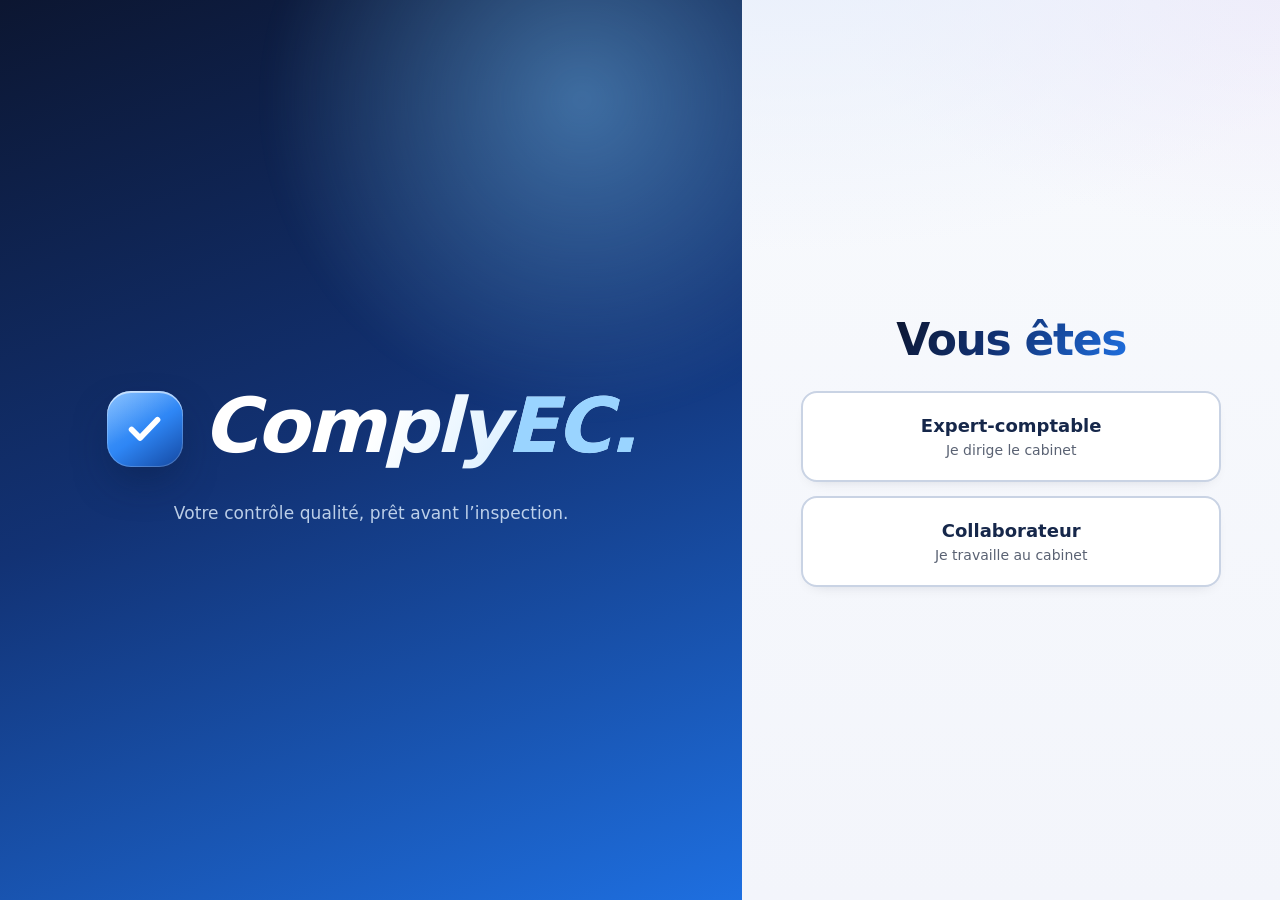
<file: index.html>
<!DOCTYPE html>
<html lang="fr">
<head>
<meta charset="UTF-8">
<meta name="viewport" content="width=device-width, initial-scale=1.0">
<title>ComplyEC — Préparation au contrôle qualité</title>
<link rel="icon" href="data:image/svg+xml,<svg xmlns=%22http://www.w3.org/2000/svg%22 viewBox=%220 0 32 32%22><defs><linearGradient id=%22g%22 x1=%220%22 y1=%220%22 x2=%221%22 y2=%221%22><stop offset=%220%22 stop-color=%22%235AA9FF%22/><stop offset=%22.52%22 stop-color=%22%232E86F5%22/><stop offset=%221%22 stop-color=%22%231447A0%22/></linearGradient></defs><rect width=%2232%22 height=%2232%22 rx=%229%22 fill=%22url(%23g)%22/><path d=%22M8.5 16.5 L13.4 21.4 L23.5 10.6%22 fill=%22none%22 stroke=%22%23fff%22 stroke-width=%223.2%22 stroke-linecap=%22round%22 stroke-linejoin=%22round%22/></svg>">
<link rel="stylesheet" href="styles.css">
</head>
<body>
<div id="root"></div>

<!-- Bibliothèques vendorisées localement (pas de dépendance à un CDN) -->
<script src="vendor/js/react.production.min.js"></script>
<script src="vendor/js/react-dom.production.min.js"></script>
<script src="vendor/js/supabase.min.js"></script>
<script src="vendor/js/xlsx.mini.min.js"></script>
<script src="supabase-config.js"></script>

<!-- Lecture et écriture des modèles Word (.docx) -->
<script src="docx.js"></script>
<script src="pdf.js"></script>

<!-- Données de démonstration (dossiers, clients, référentiels métier) -->
<script src="data.js"></script>

<!-- Accès aux données : un seul point de passage vers Supabase -->
<script src="db.js"></script>
<!-- Données partagées du cabinet (mode réel) et passage des semences de démonstration aux données du cabinet -->
<script src="partage.js"></script>

<!-- Anomalies documentaires : les six familles et les relances consolidées.
     Charge avant utils.js, qui en tire la liste des onglets valides. -->
<script src="anomalies.js"></script>
<script src="semences.js"></script>
<!-- Référentiel des règles de contrôle (OUTIL 1) : détection en données réelles, mesures du pilote -->
<script src="regles.js"></script>

<!-- État de préparation au contrôle : pourcentage et urgences, déduits des faits -->
<script src="synthese.js"></script>

<!-- Composants et écrans (JavaScript pur, React.createElement — pas de transpilation) -->
<script src="utils.js"></script>
<script src="patrons.js"></script>

<script src="wizard.js"></script>
<script src="documents.js"></script>
<script src="organisation.js"></script>
<script src="lbcft.js"></script>
<script src="qualite.js"></script>
<script src="manuel.js"></script>

<!-- Les cinq onglets de l'espace expert-comptable -->
<script src="accueil.js"></script>
<script src="anomalies_ui.js"></script>
<script src="controle.js"></script>
<script src="parametres.js"></script>
<script src="pilote.js"></script>
<script src="regularisation.js"></script>

<script src="ec.js"></script>
<script src="collab.js"></script>
<script src="app.js"></script>

<!-- Authentification Supabase : point d'entrée de l'appli -->
<script src="auth.js"></script>
</body>
</html>
</file>
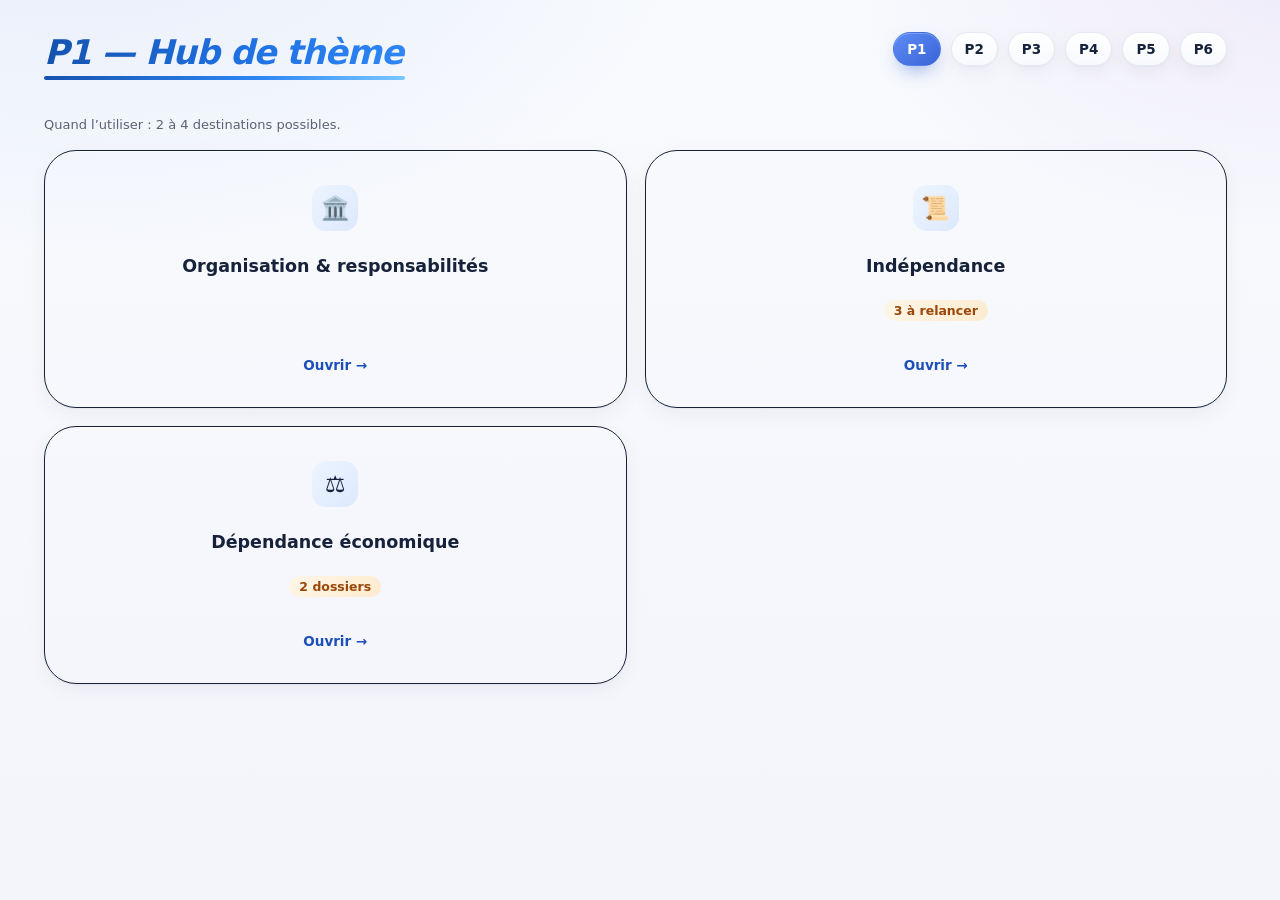
<file: patrons.html>
<!DOCTYPE html>
<html lang="fr">
<head>
<meta charset="UTF-8">
<meta name="viewport" content="width=device-width, initial-scale=1.0">
<title>ComplyEC — les six patrons d'écran</title>
<link rel="stylesheet" href="styles.css">
</head>
<body>
<!--
  Page de référence interne — elle ne fait pas partie de l'application.

  Le cahier V3 impose que toute nouvelle page soit un assemblage des six
  patrons P1 à P6. Cette page les montre côte à côte avec des données factices,
  pour deux usages :

    — décider, avant d'écrire un écran, lequel des six lui convient ;
    — vérifier d'un coup d'œil qu'ils se ressemblent encore entre eux.

  Elle n'est pas incluse dans le fichier autonome ComplyEC.html, et aucun
  écran métier n'y renvoie.
-->
<div id="root"></div>

<script src="vendor/js/react.production.min.js"></script>
<script src="vendor/js/react-dom.production.min.js"></script>
<!-- utils.js construit la table des sous-écrans à partir des onglets déclarés
     dans anomalies.js : il lui faut donc data.js, db.js et anomalies.js. -->
<script src="data.js"></script>
<script src="db.js"></script>
<script src="anomalies.js"></script>
<script src="utils.js"></script>
<script src="patrons.js"></script>

<script>
// FormSection vit dans wizard.js, qui dépend de tout le reste de
// l'application. La page de référence n'a besoin que du composant : on en
// reprend ici la définition exacte, à charge de la garder en phase.
function FormSection({ icon, title, children, style, ton = 'bleu', subtitle }) {
  return h('div', { className: cx('form-section', 'sec-' + ton), style },
    h('div', { className: 'form-section-title' },
      icon ? h('span', { className: 'form-section-icon' }, icon) : null,
      h('span', { className: 'card-title-ink' }, title),
      subtitle ? h('span', { className: 'form-section-compte' }, subtitle) : null
    ),
    children
  );
}

const PATRONS = [
  { cle: 'p1', titre: 'P1 — Hub de thème', quand: '2 à 4 destinations possibles' },
  { cle: 'p2', titre: 'P2 — Assistant', quand: 'Une séquence de décisions' },
  { cle: 'p3', titre: 'P3 — Liste + détail', quand: 'Une liste d’objets à traiter' },
  { cle: 'p4', titre: 'P4 — Campagne', quand: 'Une opération répétée sur plusieurs personnes' },
  { cle: 'p5', titre: 'P5 — Aperçu documentaire', quand: 'Un document à relire avant production' },
  { cle: 'p6', titre: 'P6 — Validation finale', quand: 'La fin d’un parcours' },
];

const GENS = [
  { id: 'hl', nom: 'Heddy Lamri', etat: 'En attente', depuis: '2026-01-04' },
  { id: 'td', nom: 'Thomas Durand', etat: 'En attente', depuis: '2026-01-04' },
  { id: 'lm', nom: 'Lucas Morel', etat: 'En attente', depuis: '2026-01-04' },
  { id: 'jb', nom: 'Julie Bernard', etat: 'Signée', depuis: '2026-01-08' },
  { id: 'np', nom: 'Nathalie Petit', etat: 'Signée', depuis: '2026-01-06' },
  { id: 'sc', nom: 'Sophie Caron', etat: 'Signée', depuis: '2026-01-09' },
  { id: 'mr', nom: 'Marc Riou', etat: 'En attente', depuis: '2026-01-04' },
];

const COLONNES = [
  { code: 'nom', titre: 'Collaborateur', classe: 'table-name', valeur: g => g.nom, rendu: g => g.nom },
  { code: 'etat', titre: 'État', valeur: g => g.etat, rendu: g => h(Badge, { color: g.etat === 'Signée' ? 'vert' : 'orange' }, g.etat) },
  { code: 'depuis', titre: 'Depuis le', valeur: g => g.depuis, rendu: g => formatDate(g.depuis) },
];

function Demo() {
  const [patron, setPatron] = useState('p1');
  const [choisi, setChoisi] = useState(null);
  const actuel = PATRONS.find(p => p.cle === patron);

  const fiche = choisi
    ? h(Card, { title: choisi.nom, subtitle: `Déclaration ${choisi.etat.toLowerCase()}`, icon: '📜', iconBg: '#E9F1FE', iconColor: '#2563EB' },
      h('div', { className: 'detail-field' },
        h('div', { className: 'detail-field-label' }, 'État'),
        h('div', { className: 'detail-field-value' }, choisi.etat, ' depuis le ', formatDate(choisi.depuis))),
      h('button', { className: 'btn btn-primary btn-sm' }, '📨 Relancer'))
    : null;

  const listeProps = {
    titreListe: 'Déclarations d’indépendance', iconeListe: '📜',
    sousTitreListe: String(GENS.length),
    colonnes: COLONNES, lignes: GENS, cle: g => g.id,
    selection: choisi && choisi.id, onSelect: setChoisi,
    detail: fiche, detailVide: 'Choisissez un collaborateur pour voir sa déclaration',
  };

  const corps = {
    p1: () => h(ThemeHub, { cartes: [
      { cle: 'a', icone: '🏛️', titre: 'Organisation & responsabilités', onOuvrir: () => {} },
      { cle: 'b', icone: '📜', titre: 'Indépendance', compteur: '3 à relancer', onOuvrir: () => {} },
      { cle: 'c', icone: '⚖️', titre: 'Dépendance économique', compteur: '2 dossiers', onOuvrir: () => {} },
    ] }),

    p2: () => h('div', { className: 'step-body' },
      h(Stepper, { steps: ['Identification', 'Connaissance', 'Cotation', 'Mesures', 'Validation'], current: 3 }),
      h('div', { className: 'grid-2 colonnes-egales hauteur-contenu' },
        h(FormSection, { icon: '📌', title: 'Ce que nous savons', ton: 'violet' },
          h('p', { className: 'form-help', style: { marginTop: 0 } }, 'Deux rubriques au maximum par étape. Au-delà, on ajoute une étape.')),
        h(FormSection, { icon: '🎚️', title: 'Ce que nous cotons', ton: 'dore' },
          h('p', { className: 'form-help', style: { marginTop: 0 } }, 'Le pied reste visible en permanence, à la même place à chaque étape.'))
      ),
      h('div', { className: 'wizard-footer' },
        h('button', { className: 'btn btn-secondary' }, '← Retour'),
        h('button', { className: 'btn btn-primary' }, 'Continuer →'))
    ),

    p3: () => h(ActionListDetail, listeProps),

    p4: () => h(CampaignView, Object.assign({
      faits: 3, total: 7, libelleProgression: 'déclarations signées',
      tuiles: [
        { libelle: 'Signées', valeur: 3, ton: 'vert' },
        { libelle: 'En attente', valeur: 4, ton: 'orange' },
        { libelle: 'Anomalies déclarées', valeur: 0 },
      ],
      action: { libelle: '📨 Relancer les 4 en attente', onClick: () => {} },
    }, listeProps)),

    p5: () => h(DocumentPreviewShell, {
      titreDocument: 'Note de dépendance économique',
      feuille: `NOTE DE DÉPENDANCE ÉCONOMIQUE

Cabinet Dupont & Associés
12 rue de la Paix, 75002 Paris

Dossier concerné : SAS NOVA
Part du chiffre d'affaires du cabinet : 14,2 %
Seuil d'alerte fixé par le cabinet : 10 %

MESURES PRISES PAR LE CABINET

Facturation au tarif standard du cabinet, absence de lien
capitalistique avec le client, revue annuelle de la relation
par un second expert-comptable associé.`,
      panneau: h(React.Fragment, null,
        h(SourceInfoRow, { libelle: 'Seuil de dépendance', valeur: '10 %', etat: 'confirmee', confirmeeLe: '2026-01-12', source: 'Paramètres du cabinet' }),
        h(SourceInfoRow, { libelle: 'Part des honoraires', valeur: '14,2 %', etat: 'auto', source: 'Calcul sur les honoraires du dossier' }),
        h(SourceInfoRow, { libelle: 'Assureur RCP', valeur: null, etat: 'a_renseigner', source: 'Aucune attestation déposée' })
      ),
      actions: h('button', { className: 'btn btn-primary' }, '⬇ Générer la note Word'),
    }),

    p6: () => h(FinalValidation, {
      sorties: [
        { icone: '📄', libelle: 'Note de dépendance économique', detail: 'Word' },
        { icone: '🗂️', libelle: 'Classement dans le dossier permanent', detail: 'SAS NOVA' },
        { icone: '🕐', libelle: 'Historisation de la décision', detail: 'aujourd’hui' },
      ],
      rappel: 'Aucun champ métier n’est demandé sur cet écran : ce qui n’a pas été décidé avant ne se décide pas ici.',
      actions: h(React.Fragment, null,
        h('button', { className: 'btn btn-secondary' }, '← Retour'),
        h('button', { className: 'btn btn-primary' }, '✅ Valider')),
    }),
  };

  return h('div', { className: 'app-shell' },
    h('main', { className: 'main-area', style: { marginLeft: 0 } },
      h('div', { className: 'page' },
        h('div', { className: 'page-header' },
          h('div', null, h('h1', null, actuel.titre)),
          h('div', { className: 'page-header-actions' },
            PATRONS.map(p => h('button', {
              key: p.cle,
              className: cx('btn', p.cle === patron ? 'btn-primary' : 'btn-secondary', 'btn-sm'),
              onClick: () => setPatron(p.cle),
            }, p.cle.toUpperCase()))
          )
        ),
        h('p', { className: 'form-help', style: { margin: '0 0 16px' } }, 'Quand l’utiliser : ', actuel.quand, '.'),
        corps[patron]()
      )
    )
  );
}

ReactDOM.createRoot(document.getElementById('root')).render(h(Demo));
</script>
</body>
</html>
</file>
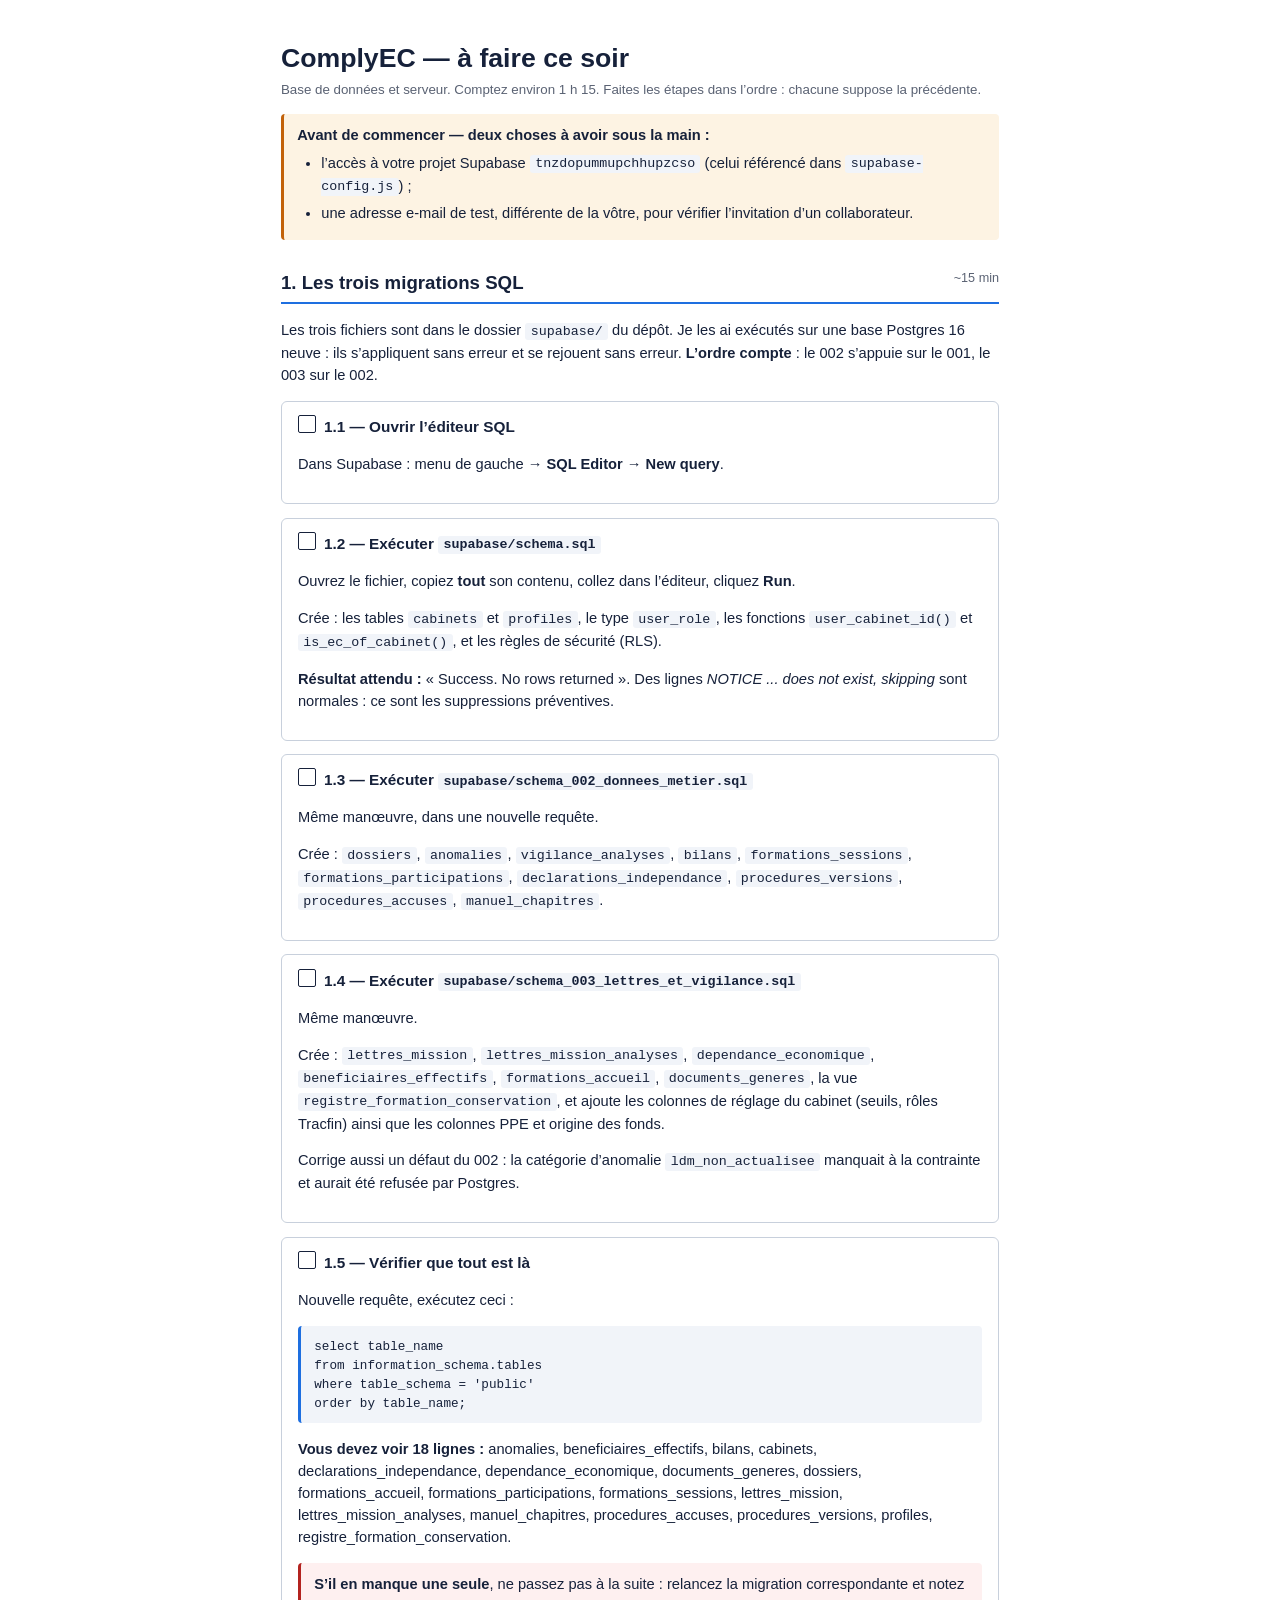
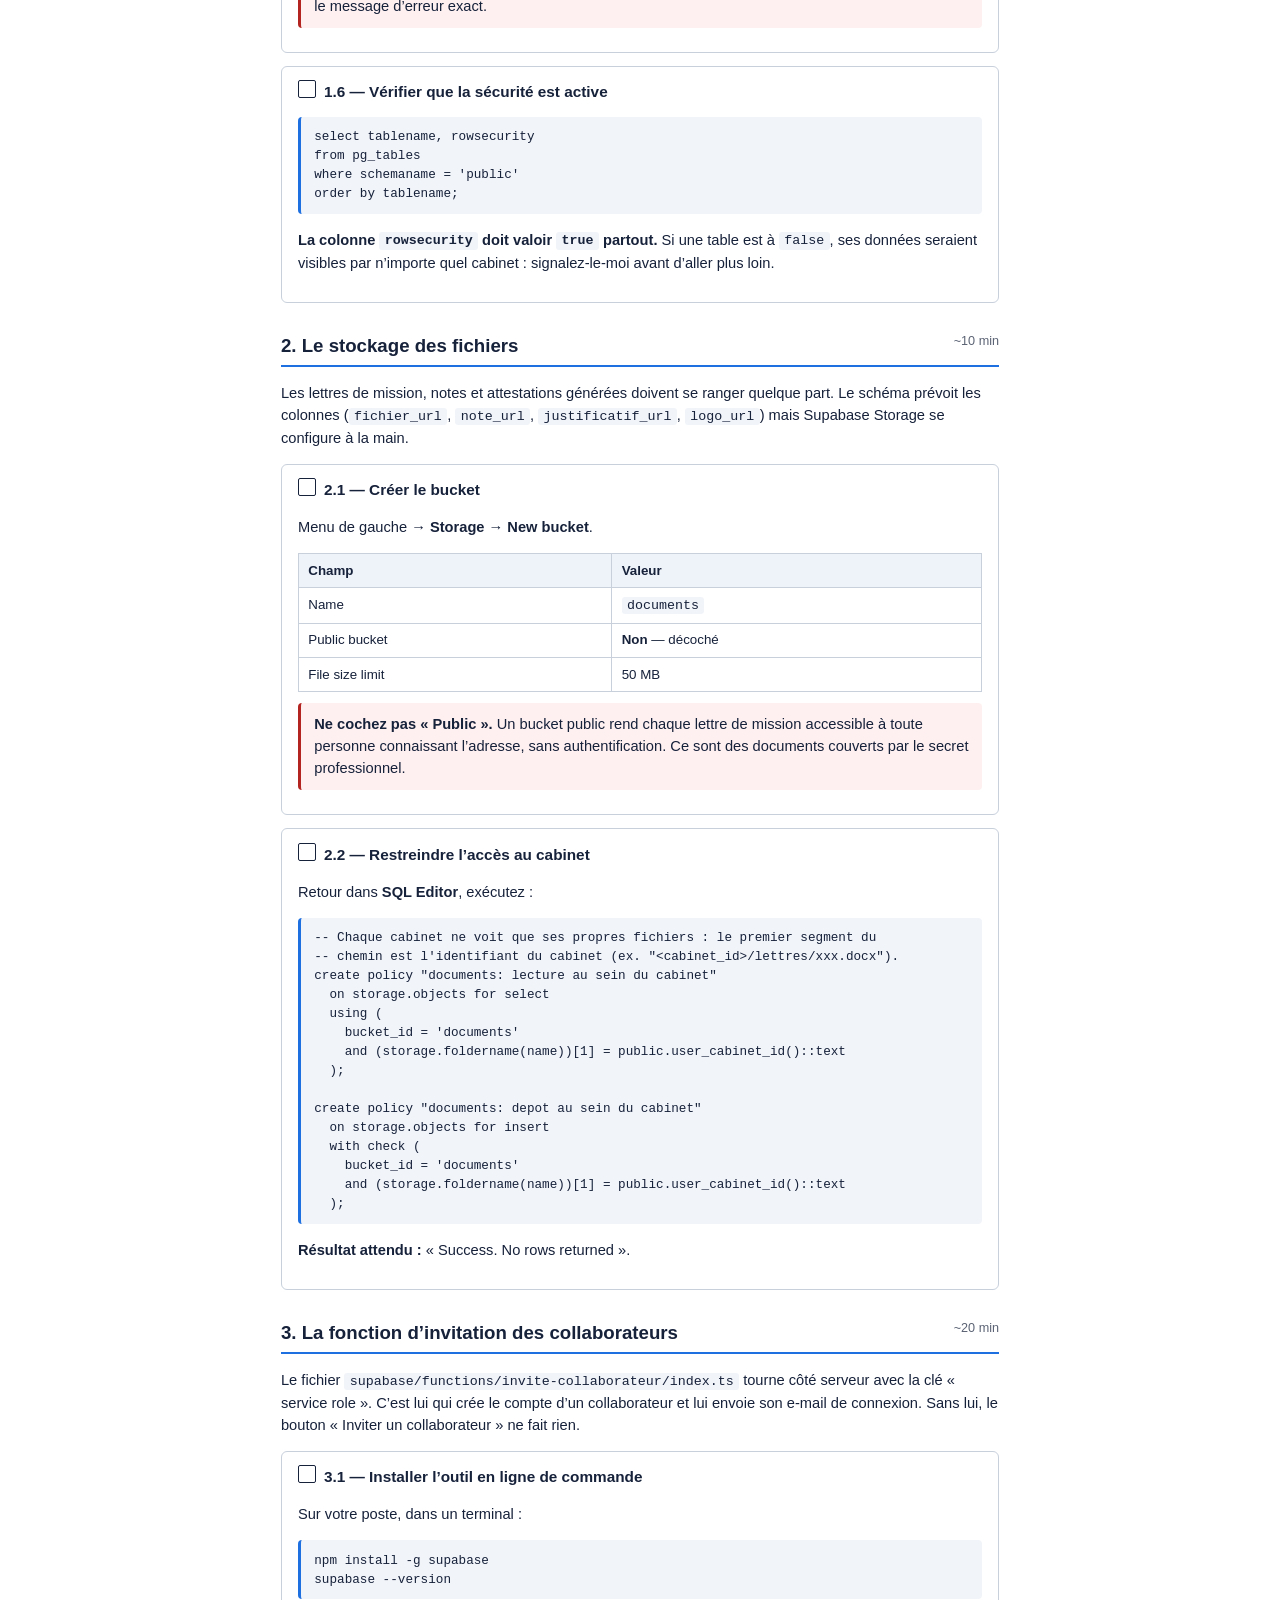
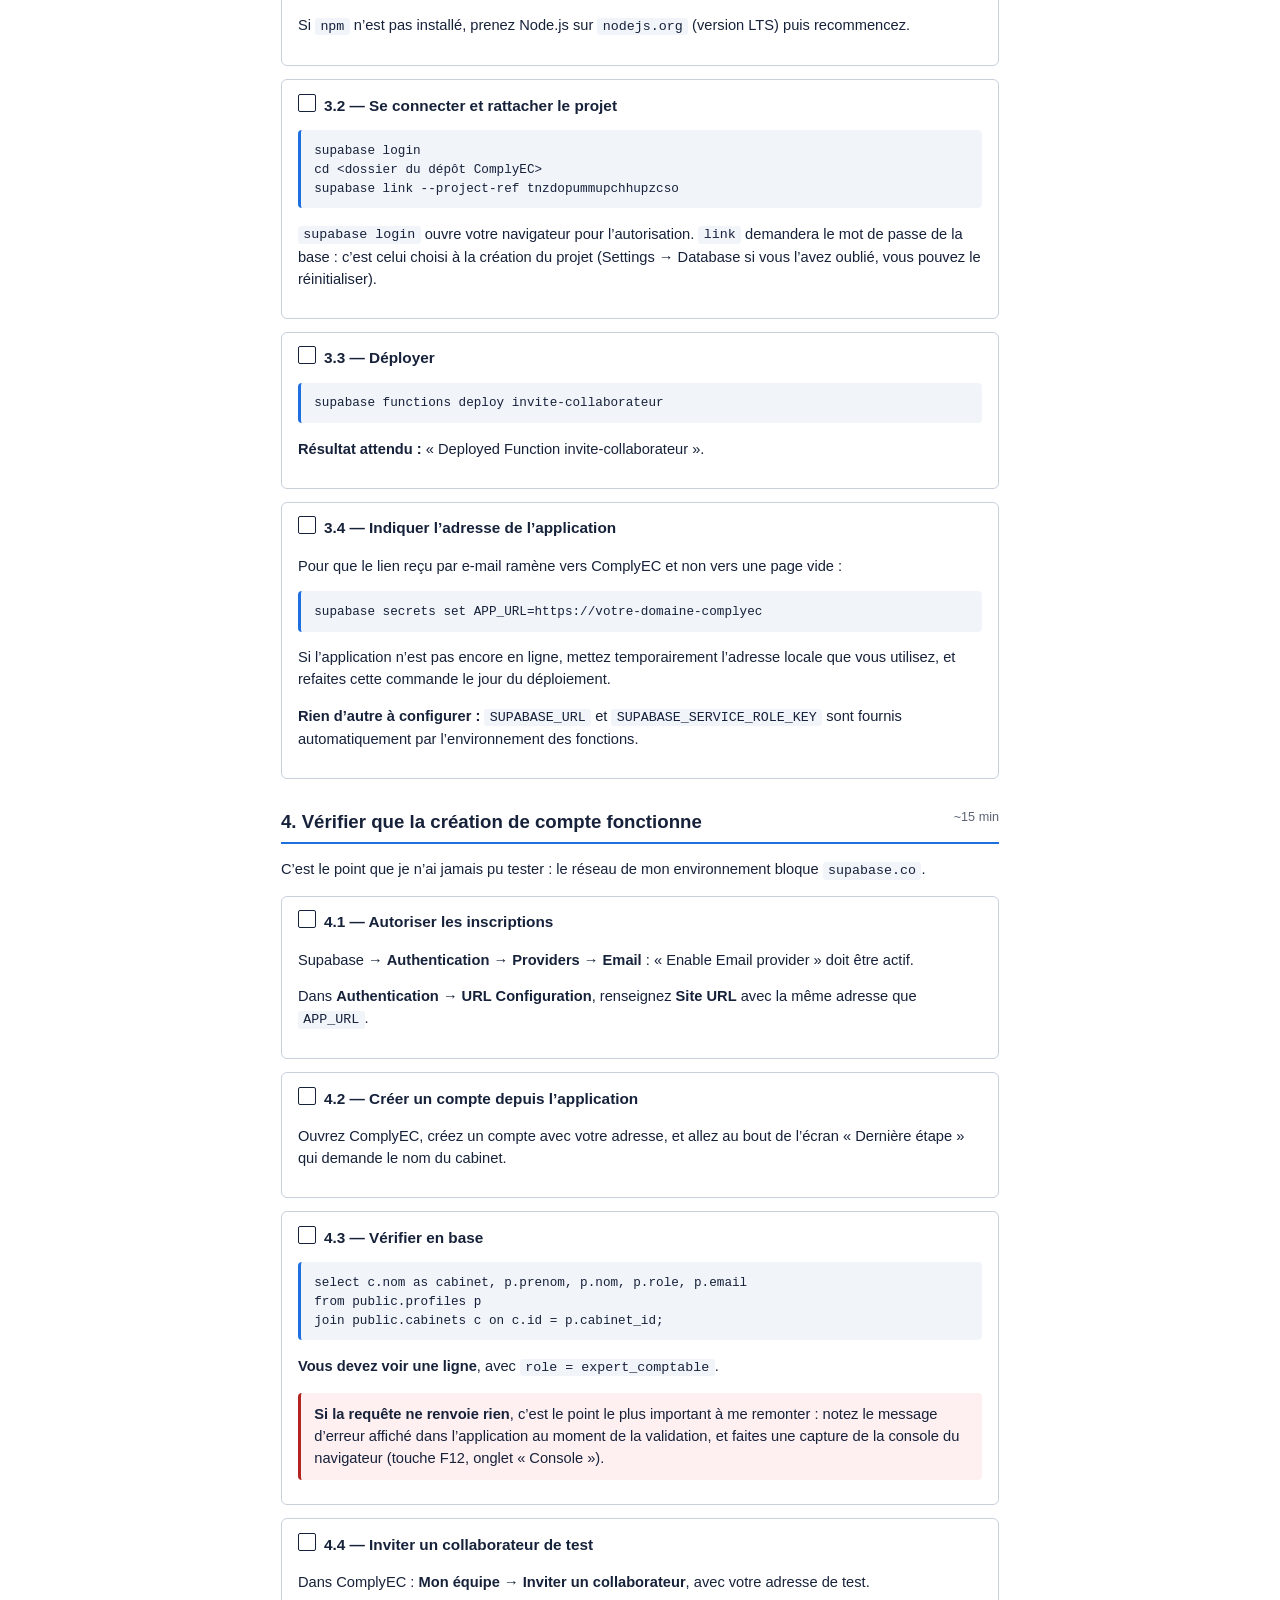
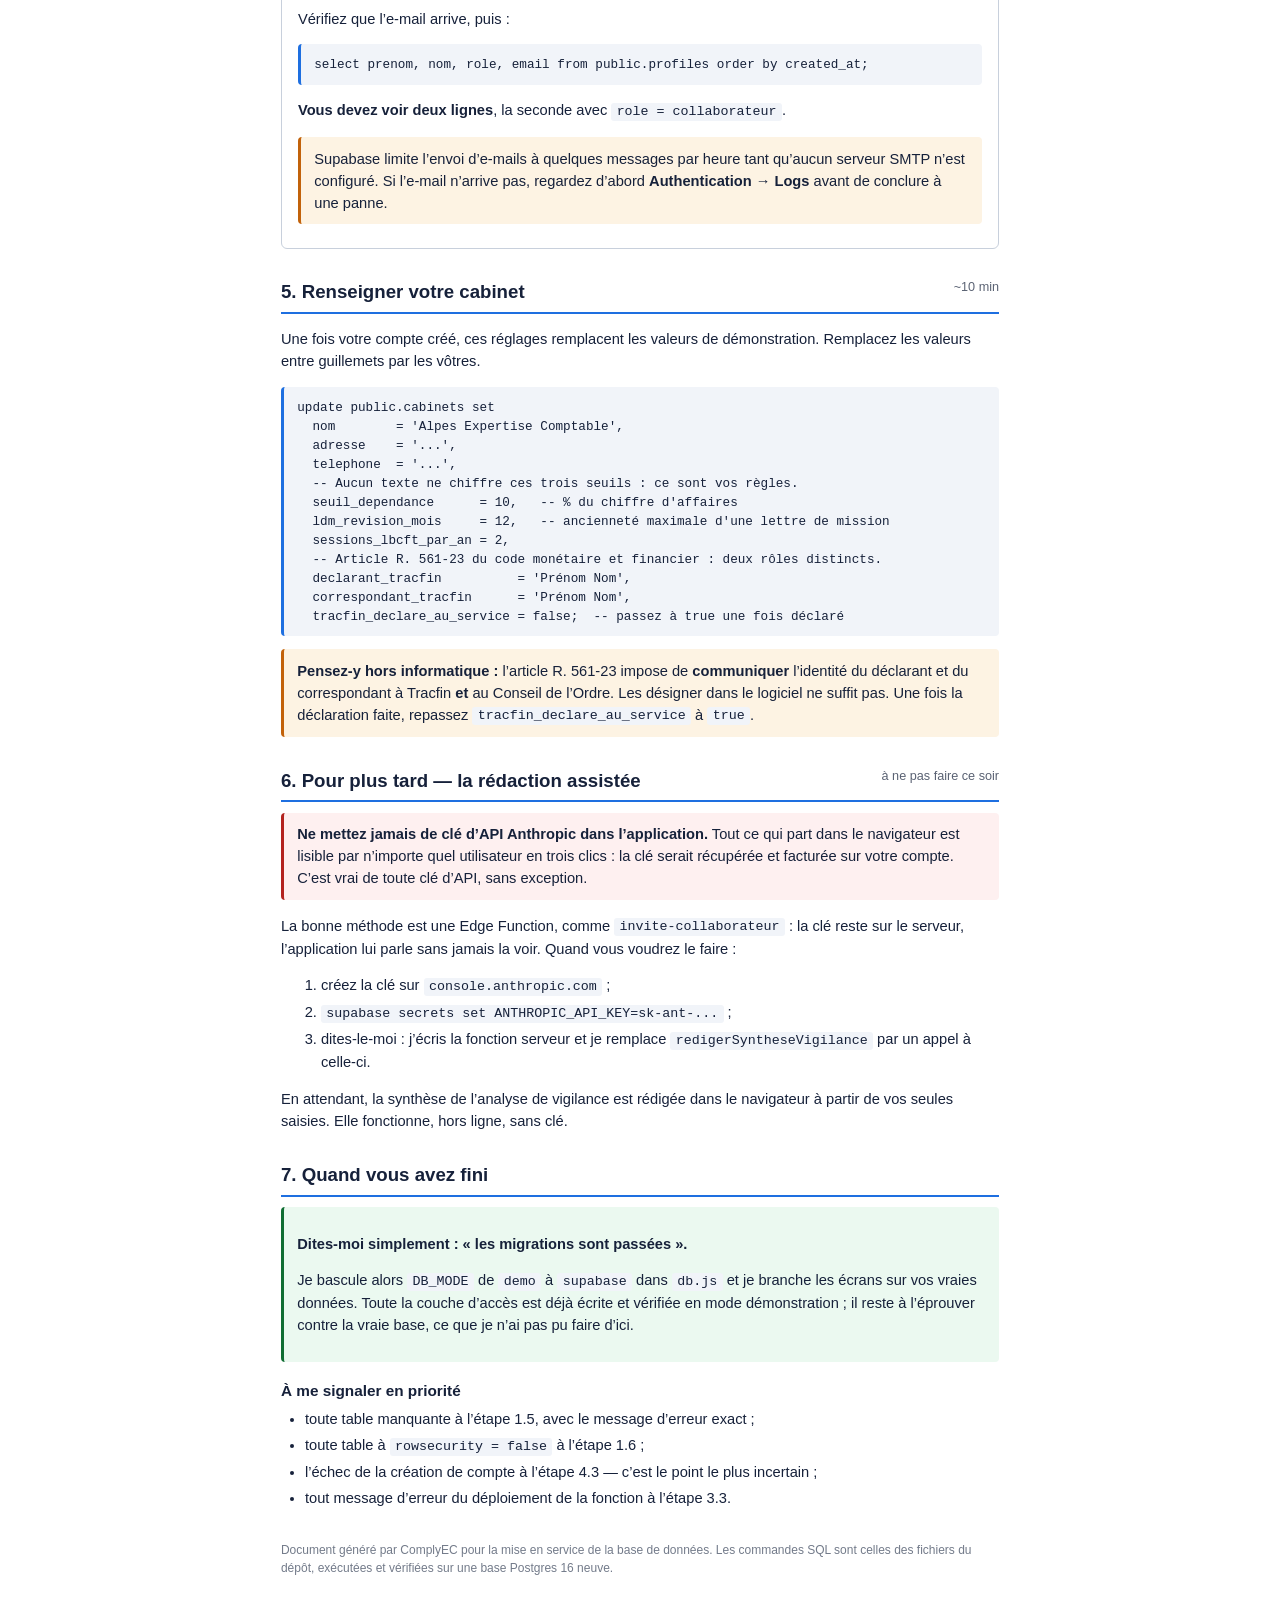
<file: docs/CE_SOIR_SQL_ET_SERVEUR.html>
<!DOCTYPE html>
<html lang="fr">
<head>
<meta charset="UTF-8">
<title>ComplyEC — à faire ce soir : SQL et serveur</title>
<style>
  @page { margin: 15mm; }
  body { font-family: Calibri, Arial, sans-serif; font-size: 11pt; line-height: 1.5; color: #16213A; max-width: 190mm; margin: 0 auto; padding: 10mm; }
  h1 { font-size: 20pt; margin: 0 0 2pt; }
  h1 + p { color: #5A6273; margin-top: 0; font-size: 10pt; }
  h2 { font-size: 14pt; margin: 22pt 0 6pt; padding-bottom: 4pt; border-bottom: 2px solid #1E6FE0; page-break-after: avoid; }
  h3 { font-size: 11.5pt; margin: 14pt 0 4pt; page-break-after: avoid; }
  code { background: #F1F4F9; padding: 1pt 4pt; border-radius: 3px; font-family: Consolas, monospace; font-size: 10pt; }
  pre { background: #F1F4F9; border-left: 3px solid #1E6FE0; padding: 8pt 10pt; border-radius: 4px; font-family: Consolas, monospace; font-size: 9.5pt; overflow-x: auto; page-break-inside: avoid; }
  .etape { border: 1px solid #C8D0DC; border-radius: 6px; padding: 10pt 12pt; margin-bottom: 10pt; page-break-inside: avoid; }
  .etape h3 { margin-top: 0; }
  .case { display: inline-block; width: 12pt; height: 12pt; border: 1.5px solid #16213A; border-radius: 2px; margin-right: 6pt; vertical-align: -1pt; }
  .attention { background: #FDF3E3; border-left: 3px solid #C2620A; padding: 8pt 10pt; border-radius: 4px; margin: 8pt 0; page-break-inside: avoid; }
  .stop { background: #FEF0F0; border-left: 3px solid #B3231F; padding: 8pt 10pt; border-radius: 4px; margin: 8pt 0; page-break-inside: avoid; }
  .ok { background: #EBF9F0; border-left: 3px solid #106E33; padding: 8pt 10pt; border-radius: 4px; margin: 8pt 0; page-break-inside: avoid; }
  table { border-collapse: collapse; width: 100%; font-size: 10pt; margin: 6pt 0; }
  th, td { border: 1px solid #C8D0DC; padding: 5pt 7pt; text-align: left; vertical-align: top; }
  th { background: #EEF3FA; }
  .duree { float: right; font-size: 9.5pt; color: #5A6273; font-weight: normal; }
  ul { margin: 4pt 0 4pt 0; padding-left: 18pt; }
  li { margin-bottom: 3pt; }
</style>
</head>
<body>

<h1>ComplyEC — à faire ce soir</h1>
<p>Base de données et serveur. Comptez environ 1 h 15. Faites les étapes dans l’ordre : chacune suppose la précédente.</p>

<div class="attention">
  <b>Avant de commencer — deux choses à avoir sous la main :</b>
  <ul>
    <li>l’accès à votre projet Supabase <code>tnzdopummupchhupzcso</code> (celui référencé dans <code>supabase-config.js</code>) ;</li>
    <li>une adresse e-mail de test, différente de la vôtre, pour vérifier l’invitation d’un collaborateur.</li>
  </ul>
</div>

<h2>1. Les trois migrations SQL <span class="duree">~15 min</span></h2>

<p>Les trois fichiers sont dans le dossier <code>supabase/</code> du dépôt. Je les ai exécutés sur une base Postgres 16 neuve : ils s’appliquent sans erreur et se rejouent sans erreur. <b>L’ordre compte</b> : le 002 s’appuie sur le 001, le 003 sur le 002.</p>

<div class="etape">
  <h3><span class="case"></span>1.1 — Ouvrir l’éditeur SQL</h3>
  <p>Dans Supabase : menu de gauche → <b>SQL Editor</b> → <b>New query</b>.</p>
</div>

<div class="etape">
  <h3><span class="case"></span>1.2 — Exécuter <code>supabase/schema.sql</code></h3>
  <p>Ouvrez le fichier, copiez <b>tout</b> son contenu, collez dans l’éditeur, cliquez <b>Run</b>.</p>
  <p>Crée : les tables <code>cabinets</code> et <code>profiles</code>, le type <code>user_role</code>, les fonctions <code>user_cabinet_id()</code> et <code>is_ec_of_cabinet()</code>, et les règles de sécurité (RLS).</p>
  <p><b>Résultat attendu :</b> « Success. No rows returned ». Des lignes <i>NOTICE ... does not exist, skipping</i> sont normales : ce sont les suppressions préventives.</p>
</div>

<div class="etape">
  <h3><span class="case"></span>1.3 — Exécuter <code>supabase/schema_002_donnees_metier.sql</code></h3>
  <p>Même manœuvre, dans une nouvelle requête.</p>
  <p>Crée : <code>dossiers</code>, <code>anomalies</code>, <code>vigilance_analyses</code>, <code>bilans</code>, <code>formations_sessions</code>, <code>formations_participations</code>, <code>declarations_independance</code>, <code>procedures_versions</code>, <code>procedures_accuses</code>, <code>manuel_chapitres</code>.</p>
</div>

<div class="etape">
  <h3><span class="case"></span>1.4 — Exécuter <code>supabase/schema_003_lettres_et_vigilance.sql</code></h3>
  <p>Même manœuvre.</p>
  <p>Crée : <code>lettres_mission</code>, <code>lettres_mission_analyses</code>, <code>dependance_economique</code>, <code>beneficiaires_effectifs</code>, <code>formations_accueil</code>, <code>documents_generes</code>, la vue <code>registre_formation_conservation</code>, et ajoute les colonnes de réglage du cabinet (seuils, rôles Tracfin) ainsi que les colonnes PPE et origine des fonds.</p>
  <p>Corrige aussi un défaut du 002 : la catégorie d’anomalie <code>ldm_non_actualisee</code> manquait à la contrainte et aurait été refusée par Postgres.</p>
</div>

<div class="etape">
  <h3><span class="case"></span>1.5 — Vérifier que tout est là</h3>
  <p>Nouvelle requête, exécutez ceci :</p>
  <pre>select table_name
from information_schema.tables
where table_schema = 'public'
order by table_name;</pre>
  <p><b>Vous devez voir 18 lignes :</b> anomalies, beneficiaires_effectifs, bilans, cabinets, declarations_independance, dependance_economique, documents_generes, dossiers, formations_accueil, formations_participations, formations_sessions, lettres_mission, lettres_mission_analyses, manuel_chapitres, procedures_accuses, procedures_versions, profiles, registre_formation_conservation.</p>
  <div class="stop"><b>S’il en manque une seule</b>, ne passez pas à la suite : relancez la migration correspondante et notez le message d’erreur exact.</div>
</div>

<div class="etape">
  <h3><span class="case"></span>1.6 — Vérifier que la sécurité est active</h3>
  <pre>select tablename, rowsecurity
from pg_tables
where schemaname = 'public'
order by tablename;</pre>
  <p><b>La colonne <code>rowsecurity</code> doit valoir <code>true</code> partout.</b> Si une table est à <code>false</code>, ses données seraient visibles par n’importe quel cabinet : signalez-le-moi avant d’aller plus loin.</p>
</div>

<h2>2. Le stockage des fichiers <span class="duree">~10 min</span></h2>

<p>Les lettres de mission, notes et attestations générées doivent se ranger quelque part. Le schéma prévoit les colonnes (<code>fichier_url</code>, <code>note_url</code>, <code>justificatif_url</code>, <code>logo_url</code>) mais Supabase Storage se configure à la main.</p>

<div class="etape">
  <h3><span class="case"></span>2.1 — Créer le bucket</h3>
  <p>Menu de gauche → <b>Storage</b> → <b>New bucket</b>.</p>
  <table>
    <tr><th>Champ</th><th>Valeur</th></tr>
    <tr><td>Name</td><td><code>documents</code></td></tr>
    <tr><td>Public bucket</td><td><b>Non</b> — décoché</td></tr>
    <tr><td>File size limit</td><td>50 MB</td></tr>
  </table>
  <div class="stop"><b>Ne cochez pas « Public ».</b> Un bucket public rend chaque lettre de mission accessible à toute personne connaissant l’adresse, sans authentification. Ce sont des documents couverts par le secret professionnel.</div>
</div>

<div class="etape">
  <h3><span class="case"></span>2.2 — Restreindre l’accès au cabinet</h3>
  <p>Retour dans <b>SQL Editor</b>, exécutez :</p>
  <pre>-- Chaque cabinet ne voit que ses propres fichiers : le premier segment du
-- chemin est l'identifiant du cabinet (ex. "&lt;cabinet_id&gt;/lettres/xxx.docx").
create policy "documents: lecture au sein du cabinet"
  on storage.objects for select
  using (
    bucket_id = 'documents'
    and (storage.foldername(name))[1] = public.user_cabinet_id()::text
  );

create policy "documents: depot au sein du cabinet"
  on storage.objects for insert
  with check (
    bucket_id = 'documents'
    and (storage.foldername(name))[1] = public.user_cabinet_id()::text
  );</pre>
  <p><b>Résultat attendu :</b> « Success. No rows returned ».</p>
</div>

<h2>3. La fonction d’invitation des collaborateurs <span class="duree">~20 min</span></h2>

<p>Le fichier <code>supabase/functions/invite-collaborateur/index.ts</code> tourne côté serveur avec la clé « service role ». C’est lui qui crée le compte d’un collaborateur et lui envoie son e-mail de connexion. Sans lui, le bouton « Inviter un collaborateur » ne fait rien.</p>

<div class="etape">
  <h3><span class="case"></span>3.1 — Installer l’outil en ligne de commande</h3>
  <p>Sur votre poste, dans un terminal :</p>
  <pre>npm install -g supabase
supabase --version</pre>
  <p>Si <code>npm</code> n’est pas installé, prenez Node.js sur <code>nodejs.org</code> (version LTS) puis recommencez.</p>
</div>

<div class="etape">
  <h3><span class="case"></span>3.2 — Se connecter et rattacher le projet</h3>
  <pre>supabase login
cd &lt;dossier du dépôt ComplyEC&gt;
supabase link --project-ref tnzdopummupchhupzcso</pre>
  <p><code>supabase login</code> ouvre votre navigateur pour l’autorisation. <code>link</code> demandera le mot de passe de la base : c’est celui choisi à la création du projet (Settings → Database si vous l’avez oublié, vous pouvez le réinitialiser).</p>
</div>

<div class="etape">
  <h3><span class="case"></span>3.3 — Déployer</h3>
  <pre>supabase functions deploy invite-collaborateur</pre>
  <p><b>Résultat attendu :</b> « Deployed Function invite-collaborateur ».</p>
</div>

<div class="etape">
  <h3><span class="case"></span>3.4 — Indiquer l’adresse de l’application</h3>
  <p>Pour que le lien reçu par e-mail ramène vers ComplyEC et non vers une page vide :</p>
  <pre>supabase secrets set APP_URL=https://votre-domaine-complyec</pre>
  <p>Si l’application n’est pas encore en ligne, mettez temporairement l’adresse locale que vous utilisez, et refaites cette commande le jour du déploiement.</p>
  <p><b>Rien d’autre à configurer :</b> <code>SUPABASE_URL</code> et <code>SUPABASE_SERVICE_ROLE_KEY</code> sont fournis automatiquement par l’environnement des fonctions.</p>
</div>

<h2>4. Vérifier que la création de compte fonctionne <span class="duree">~15 min</span></h2>

<p>C’est le point que je n’ai jamais pu tester : le réseau de mon environnement bloque <code>supabase.co</code>.</p>

<div class="etape">
  <h3><span class="case"></span>4.1 — Autoriser les inscriptions</h3>
  <p>Supabase → <b>Authentication</b> → <b>Providers</b> → <b>Email</b> : « Enable Email provider » doit être actif.</p>
  <p>Dans <b>Authentication → URL Configuration</b>, renseignez <b>Site URL</b> avec la même adresse que <code>APP_URL</code>.</p>
</div>

<div class="etape">
  <h3><span class="case"></span>4.2 — Créer un compte depuis l’application</h3>
  <p>Ouvrez ComplyEC, créez un compte avec votre adresse, et allez au bout de l’écran « Dernière étape » qui demande le nom du cabinet.</p>
</div>

<div class="etape">
  <h3><span class="case"></span>4.3 — Vérifier en base</h3>
  <pre>select c.nom as cabinet, p.prenom, p.nom, p.role, p.email
from public.profiles p
join public.cabinets c on c.id = p.cabinet_id;</pre>
  <p><b>Vous devez voir une ligne</b>, avec <code>role = expert_comptable</code>.</p>
  <div class="stop"><b>Si la requête ne renvoie rien</b>, c’est le point le plus important à me remonter : notez le message d’erreur affiché dans l’application au moment de la validation, et faites une capture de la console du navigateur (touche F12, onglet « Console »).</div>
</div>

<div class="etape">
  <h3><span class="case"></span>4.4 — Inviter un collaborateur de test</h3>
  <p>Dans ComplyEC : <b>Mon équipe</b> → <b>Inviter un collaborateur</b>, avec votre adresse de test.</p>
  <p>Vérifiez que l’e-mail arrive, puis :</p>
  <pre>select prenom, nom, role, email from public.profiles order by created_at;</pre>
  <p><b>Vous devez voir deux lignes</b>, la seconde avec <code>role = collaborateur</code>.</p>
  <div class="attention">Supabase limite l’envoi d’e-mails à quelques messages par heure tant qu’aucun serveur SMTP n’est configuré. Si l’e-mail n’arrive pas, regardez d’abord <b>Authentication → Logs</b> avant de conclure à une panne.</div>
</div>

<h2>5. Renseigner votre cabinet <span class="duree">~10 min</span></h2>

<p>Une fois votre compte créé, ces réglages remplacent les valeurs de démonstration. Remplacez les valeurs entre guillemets par les vôtres.</p>

<pre>update public.cabinets set
  nom        = 'Alpes Expertise Comptable',
  adresse    = '...',
  telephone  = '...',
  -- Aucun texte ne chiffre ces trois seuils : ce sont vos règles.
  seuil_dependance      = 10,   -- % du chiffre d'affaires
  ldm_revision_mois     = 12,   -- ancienneté maximale d'une lettre de mission
  sessions_lbcft_par_an = 2,
  -- Article R. 561-23 du code monétaire et financier : deux rôles distincts.
  declarant_tracfin          = 'Prénom Nom',
  correspondant_tracfin      = 'Prénom Nom',
  tracfin_declare_au_service = false;  -- passez à true une fois déclaré</pre>

<div class="attention">
  <b>Pensez-y hors informatique :</b> l’article R. 561-23 impose de <b>communiquer</b> l’identité du déclarant et du correspondant à Tracfin <b>et</b> au Conseil de l’Ordre. Les désigner dans le logiciel ne suffit pas. Une fois la déclaration faite, repassez <code>tracfin_declare_au_service</code> à <code>true</code>.
</div>

<h2>6. Pour plus tard — la rédaction assistée <span class="duree">à ne pas faire ce soir</span></h2>

<div class="stop">
  <b>Ne mettez jamais de clé d’API Anthropic dans l’application.</b> Tout ce qui part dans le navigateur est lisible par n’importe quel utilisateur en trois clics : la clé serait récupérée et facturée sur votre compte. C’est vrai de toute clé d’API, sans exception.
</div>

<p>La bonne méthode est une Edge Function, comme <code>invite-collaborateur</code> : la clé reste sur le serveur, l’application lui parle sans jamais la voir. Quand vous voudrez le faire :</p>
<ol>
  <li>créez la clé sur <code>console.anthropic.com</code> ;</li>
  <li><code>supabase secrets set ANTHROPIC_API_KEY=sk-ant-...</code> ;</li>
  <li>dites-le-moi : j’écris la fonction serveur et je remplace <code>redigerSyntheseVigilance</code> par un appel à celle-ci.</li>
</ol>
<p>En attendant, la synthèse de l’analyse de vigilance est rédigée dans le navigateur à partir de vos seules saisies. Elle fonctionne, hors ligne, sans clé.</p>

<h2>7. Quand vous avez fini</h2>

<div class="ok">
  <p><b>Dites-moi simplement : « les migrations sont passées ».</b></p>
  <p>Je bascule alors <code>DB_MODE</code> de <code>demo</code> à <code>supabase</code> dans <code>db.js</code> et je branche les écrans sur vos vraies données. Toute la couche d’accès est déjà écrite et vérifiée en mode démonstration ; il reste à l’éprouver contre la vraie base, ce que je n’ai pas pu faire d’ici.</p>
</div>

<h3>À me signaler en priorité</h3>
<ul>
  <li>toute table manquante à l’étape 1.5, avec le message d’erreur exact ;</li>
  <li>toute table à <code>rowsecurity = false</code> à l’étape 1.6 ;</li>
  <li>l’échec de la création de compte à l’étape 4.3 — c’est le point le plus incertain ;</li>
  <li>tout message d’erreur du déploiement de la fonction à l’étape 3.3.</li>
</ul>

<p style="margin-top: 24pt; color: #737B8A; font-size: 9pt;">Document généré par ComplyEC pour la mise en service de la base de données. Les commandes SQL sont celles des fichiers du dépôt, exécutées et vérifiées sur une base Postgres 16 neuve.</p>

</body>
</html>
</file>
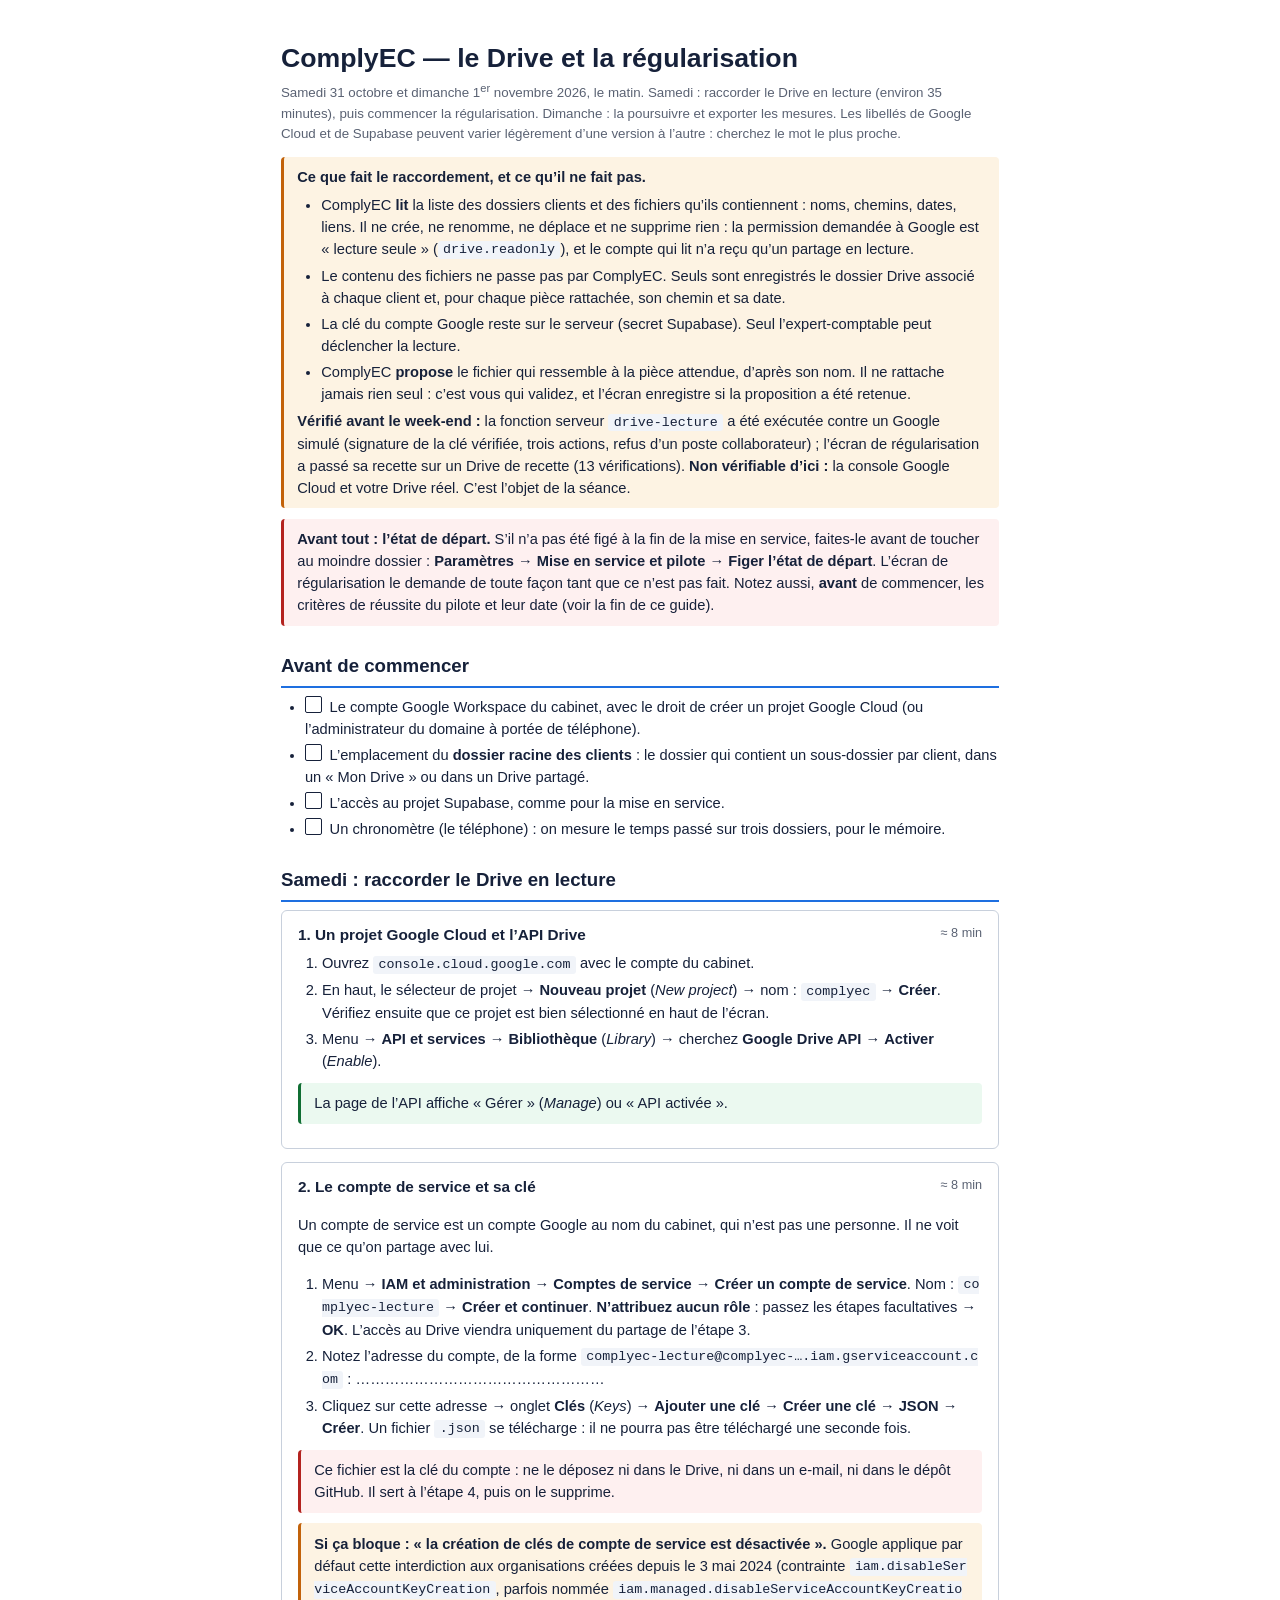
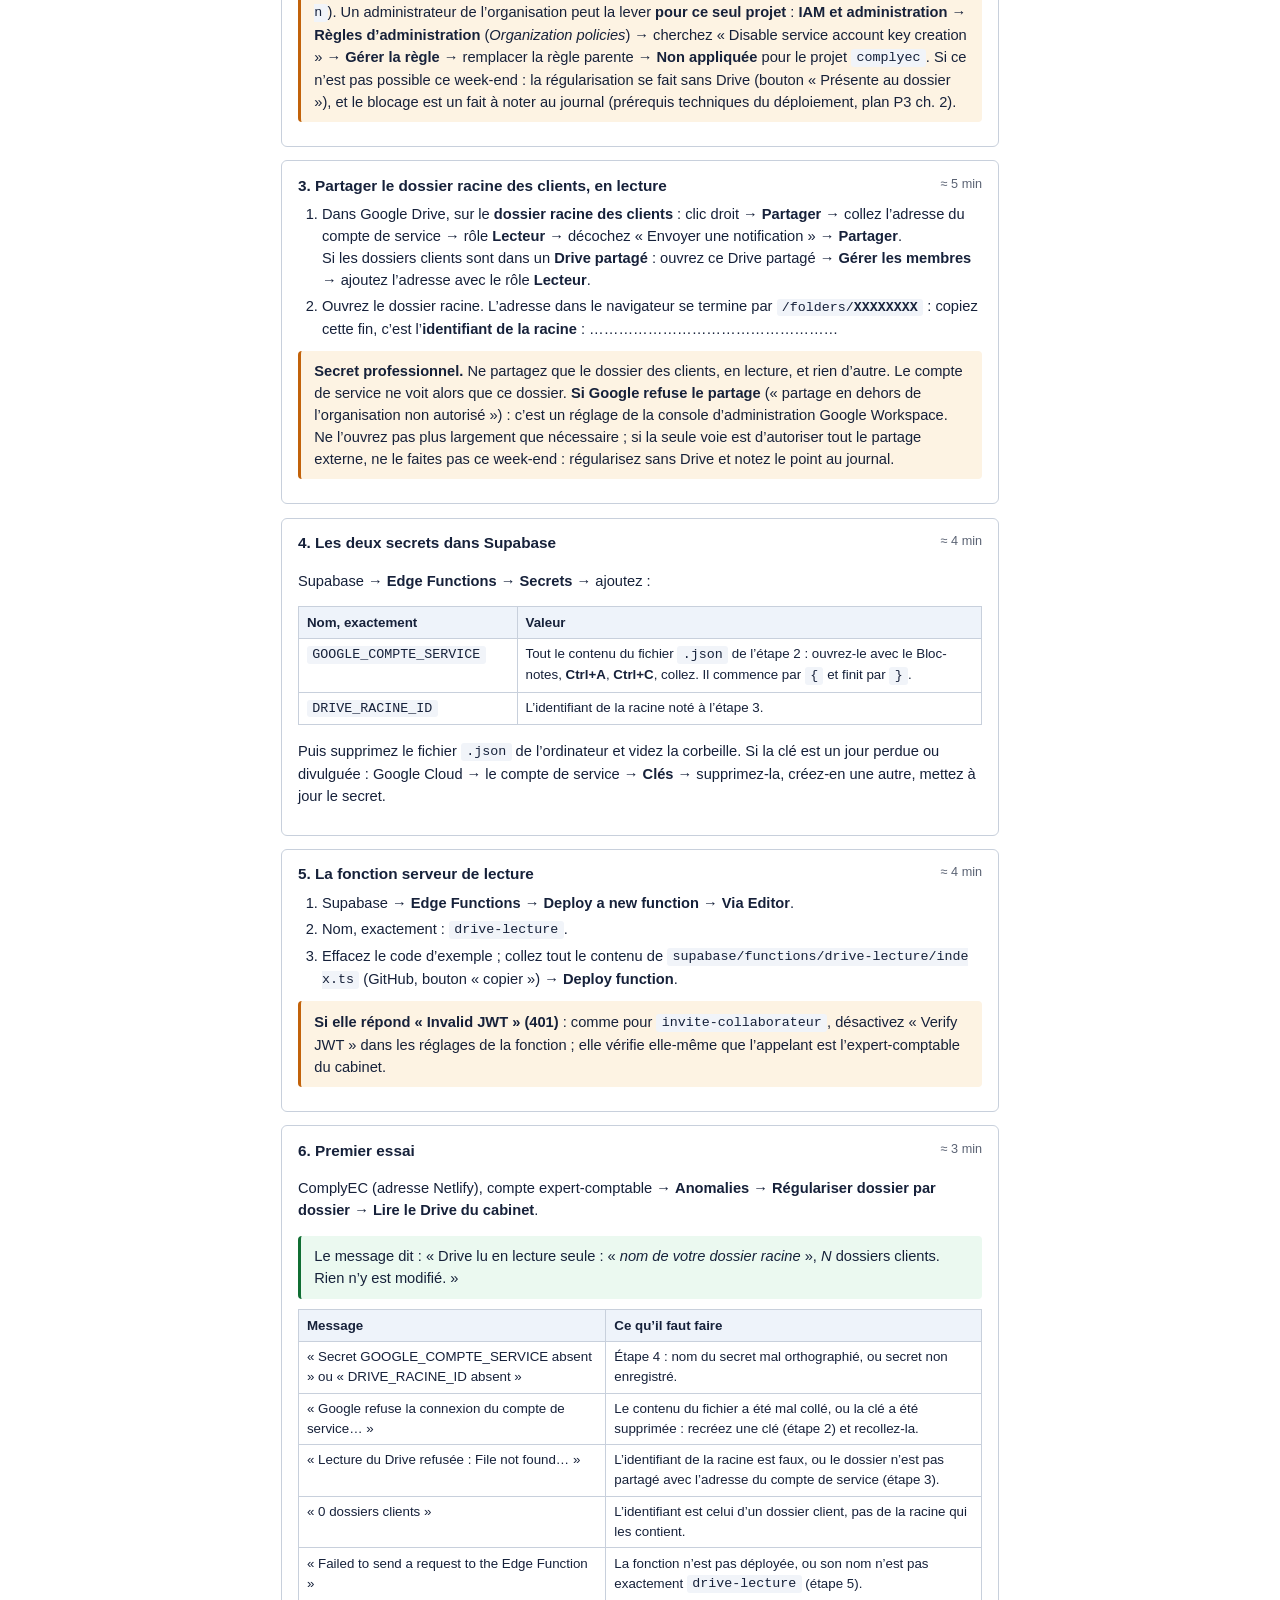
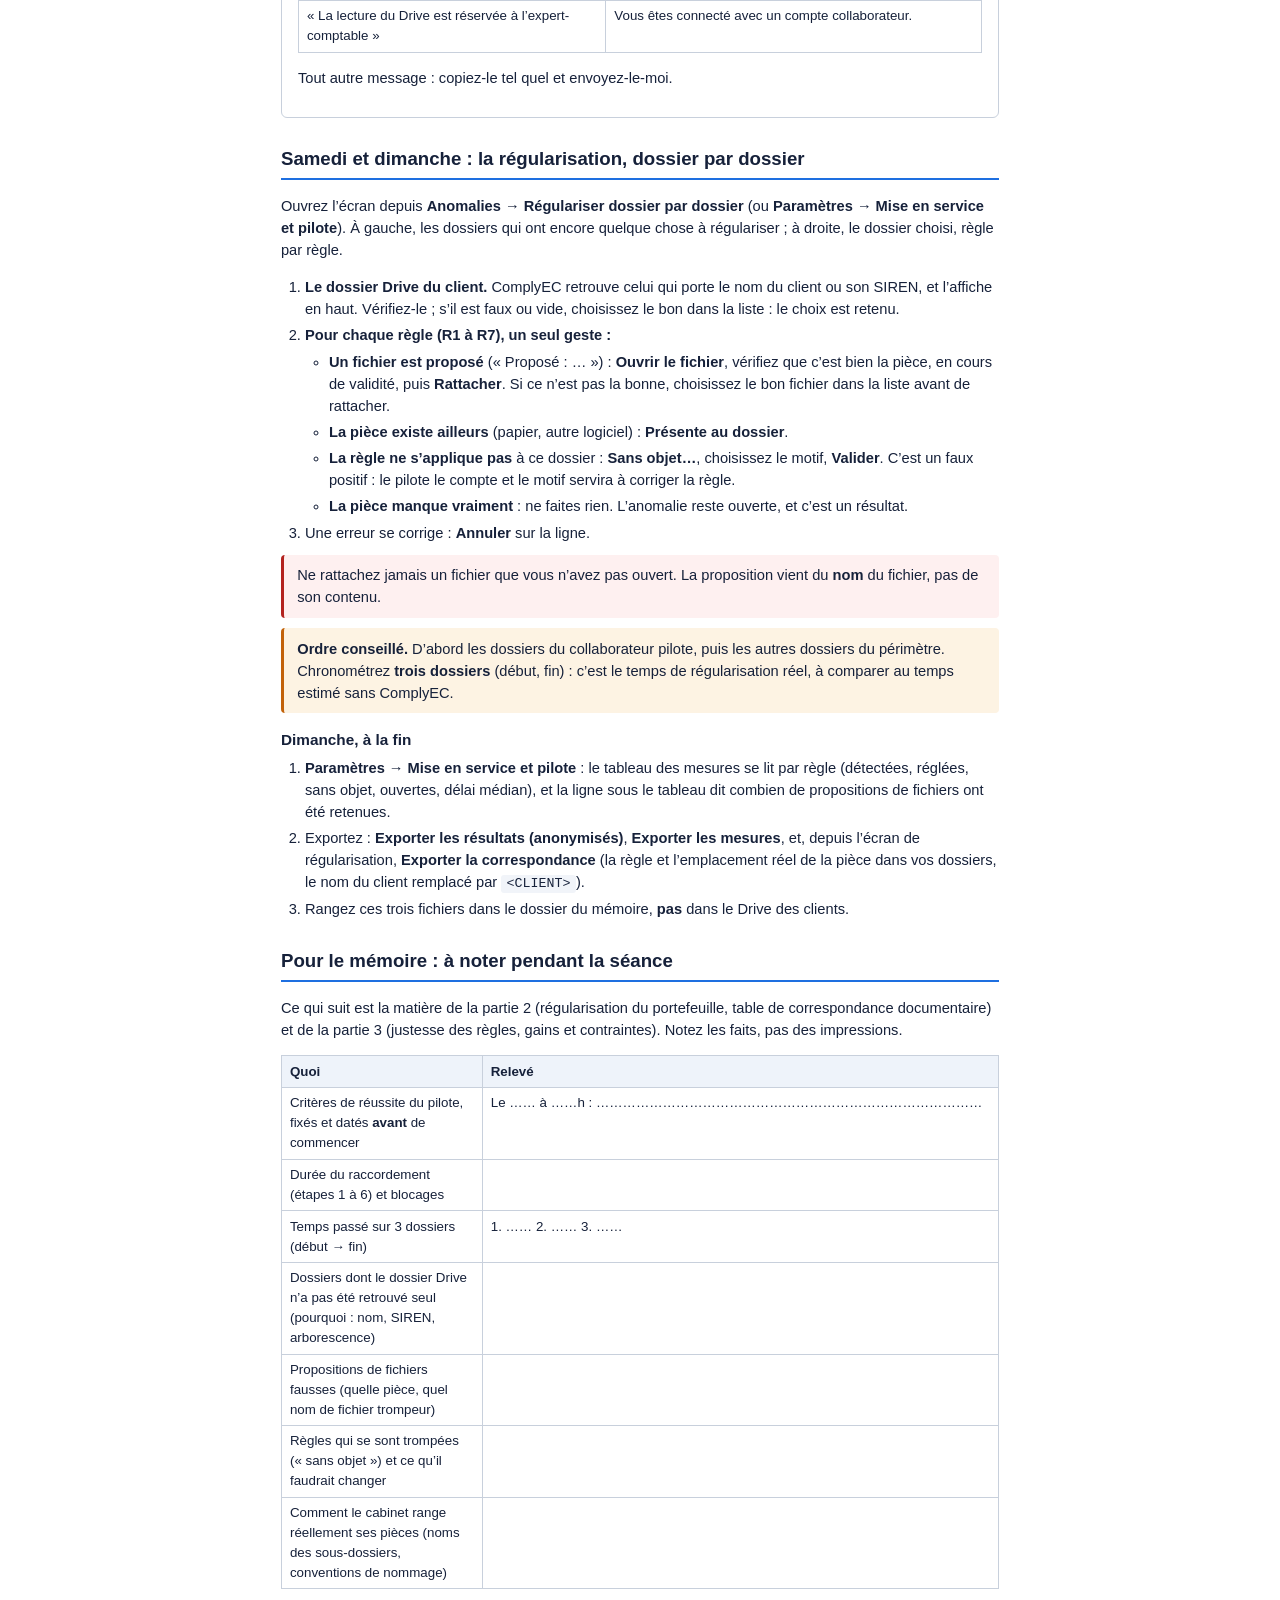
<file: docs/GUIDE_DRIVE.html>
<!DOCTYPE html>
<html lang="fr">
<head>
<meta charset="utf-8">
<title>ComplyEC — le Drive et la régularisation (week-end)</title>
<style>
  @page { margin: 14mm; }
  body { font-family: Calibri, Arial, sans-serif; font-size: 11pt; line-height: 1.5; color: #16213A; max-width: 190mm; margin: 0 auto; padding: 10mm; }
  h1 { font-size: 20pt; margin: 0 0 2pt; }
  h1 + p { color: #5A6273; margin-top: 0; font-size: 10pt; }
  h2 { font-size: 14pt; margin: 20pt 0 6pt; padding-bottom: 4pt; border-bottom: 2px solid #1E6FE0; page-break-after: avoid; }
  h3 { font-size: 11.5pt; margin: 12pt 0 4pt; page-break-after: avoid; }
  code { background: #F1F4F9; padding: 1pt 4pt; border-radius: 3px; font-family: Consolas, monospace; font-size: 10pt; word-break: break-all; }
  .etape { border: 1px solid #C8D0DC; border-radius: 6px; padding: 10pt 12pt; margin-bottom: 10pt; page-break-inside: avoid; }
  .etape h3 { margin-top: 0; }
  .duree { float: right; font-size: 9.5pt; color: #5A6273; font-weight: normal; }
  .case { display: inline-block; width: 11pt; height: 11pt; border: 1.5px solid #16213A; border-radius: 2px; margin-right: 6pt; vertical-align: -1pt; }
  .attention { background: #FDF3E3; border-left: 3px solid #C2620A; padding: 7pt 10pt; border-radius: 4px; margin: 8pt 0; }
  .stop { background: #FEF0F0; border-left: 3px solid #B3231F; padding: 7pt 10pt; border-radius: 4px; margin: 8pt 0; }
  .ok { background: #EBF9F0; border-left: 3px solid #106E33; padding: 7pt 10pt; border-radius: 4px; margin: 8pt 0; }
  table { border-collapse: collapse; width: 100%; font-size: 10pt; margin: 6pt 0; }
  th, td { border: 1px solid #C8D0DC; padding: 4pt 6pt; text-align: left; vertical-align: top; }
  th { background: #EEF3FA; }
  ol, ul { margin: 4pt 0; padding-left: 18pt; }
  li { margin-bottom: 3pt; }
</style>
</head>
<body>

<h1>ComplyEC — le Drive et la régularisation</h1>
<p>Samedi 31 octobre et dimanche 1<sup>er</sup> novembre 2026, le matin. Samedi : raccorder le Drive en lecture (environ 35 minutes), puis commencer la régularisation. Dimanche : la poursuivre et exporter les mesures. Les libellés de Google Cloud et de Supabase peuvent varier légèrement d’une version à l’autre : cherchez le mot le plus proche.</p>

<div class="attention"><b>Ce que fait le raccordement, et ce qu’il ne fait pas.</b>
<ul>
  <li>ComplyEC <b>lit</b> la liste des dossiers clients et des fichiers qu’ils contiennent : noms, chemins, dates, liens. Il ne crée, ne renomme, ne déplace et ne supprime rien : la permission demandée à Google est « lecture seule » (<code>drive.readonly</code>), et le compte qui lit n’a reçu qu’un partage en lecture.</li>
  <li>Le contenu des fichiers ne passe pas par ComplyEC. Seuls sont enregistrés le dossier Drive associé à chaque client et, pour chaque pièce rattachée, son chemin et sa date.</li>
  <li>La clé du compte Google reste sur le serveur (secret Supabase). Seul l’expert-comptable peut déclencher la lecture.</li>
  <li>ComplyEC <b>propose</b> le fichier qui ressemble à la pièce attendue, d’après son nom. Il ne rattache jamais rien seul : c’est vous qui validez, et l’écran enregistre si la proposition a été retenue.</li>
</ul>
<b>Vérifié avant le week-end :</b> la fonction serveur <code>drive-lecture</code> a été exécutée contre un Google simulé (signature de la clé vérifiée, trois actions, refus d’un poste collaborateur) ; l’écran de régularisation a passé sa recette sur un Drive de recette (13 vérifications). <b>Non vérifiable d’ici :</b> la console Google Cloud et votre Drive réel. C’est l’objet de la séance.</div>

<div class="stop"><b>Avant tout : l’état de départ.</b> S’il n’a pas été figé à la fin de la mise en service, faites-le avant de toucher au moindre dossier : <b>Paramètres → Mise en service et pilote → Figer l’état de départ</b>. L’écran de régularisation le demande de toute façon tant que ce n’est pas fait. Notez aussi, <b>avant</b> de commencer, les critères de réussite du pilote et leur date (voir la fin de ce guide).</div>

<h2>Avant de commencer</h2>
<ul>
  <li><span class="case"></span>Le compte Google Workspace du cabinet, avec le droit de créer un projet Google Cloud (ou l’administrateur du domaine à portée de téléphone).</li>
  <li><span class="case"></span>L’emplacement du <b>dossier racine des clients</b> : le dossier qui contient un sous-dossier par client, dans un « Mon Drive » ou dans un Drive partagé.</li>
  <li><span class="case"></span>L’accès au projet Supabase, comme pour la mise en service.</li>
  <li><span class="case"></span>Un chronomètre (le téléphone) : on mesure le temps passé sur trois dossiers, pour le mémoire.</li>
</ul>

<h2>Samedi : raccorder le Drive en lecture</h2>

<div class="etape">
<h3>1. Un projet Google Cloud et l’API Drive <span class="duree">≈ 8 min</span></h3>
<ol>
  <li>Ouvrez <code>console.cloud.google.com</code> avec le compte du cabinet.</li>
  <li>En haut, le sélecteur de projet → <b>Nouveau projet</b> (<i>New project</i>) → nom : <code>complyec</code> → <b>Créer</b>. Vérifiez ensuite que ce projet est bien sélectionné en haut de l’écran.</li>
  <li>Menu → <b>API et services</b> → <b>Bibliothèque</b> (<i>Library</i>) → cherchez <b>Google Drive API</b> → <b>Activer</b> (<i>Enable</i>).</li>
</ol>
<div class="ok">La page de l’API affiche « Gérer » (<i>Manage</i>) ou « API activée ».</div>
</div>

<div class="etape">
<h3>2. Le compte de service et sa clé <span class="duree">≈ 8 min</span></h3>
<p>Un compte de service est un compte Google au nom du cabinet, qui n’est pas une personne. Il ne voit que ce qu’on partage avec lui.</p>
<ol>
  <li>Menu → <b>IAM et administration</b> → <b>Comptes de service</b> → <b>Créer un compte de service</b>. Nom : <code>complyec-lecture</code> → <b>Créer et continuer</b>. <b>N’attribuez aucun rôle</b> : passez les étapes facultatives → <b>OK</b>. L’accès au Drive viendra uniquement du partage de l’étape 3.</li>
  <li>Notez l’adresse du compte, de la forme <code>complyec-lecture@complyec-…​.iam.gserviceaccount.com</code> : ……………………………………………</li>
  <li>Cliquez sur cette adresse → onglet <b>Clés</b> (<i>Keys</i>) → <b>Ajouter une clé</b> → <b>Créer une clé</b> → <b>JSON</b> → <b>Créer</b>. Un fichier <code>.json</code> se télécharge : il ne pourra pas être téléchargé une seconde fois.</li>
</ol>
<div class="stop">Ce fichier est la clé du compte : ne le déposez ni dans le Drive, ni dans un e-mail, ni dans le dépôt GitHub. Il sert à l’étape 4, puis on le supprime.</div>
<div class="attention"><b>Si ça bloque : « la création de clés de compte de service est désactivée ».</b> Google applique par défaut cette interdiction aux organisations créées depuis le 3 mai 2024 (contrainte <code>iam.disableServiceAccountKeyCreation</code>, parfois nommée <code>iam.managed.disableServiceAccountKeyCreation</code>). Un administrateur de l’organisation peut la lever <b>pour ce seul projet</b> : <b>IAM et administration</b> → <b>Règles d’administration</b> (<i>Organization policies</i>) → cherchez « Disable service account key creation » → <b>Gérer la règle</b> → remplacer la règle parente → <b>Non appliquée</b> pour le projet <code>complyec</code>. Si ce n’est pas possible ce week-end : la régularisation se fait sans Drive (bouton « Présente au dossier »), et le blocage est un fait à noter au journal (prérequis techniques du déploiement, plan P3 ch. 2).</div>
</div>

<div class="etape">
<h3>3. Partager le dossier racine des clients, en lecture <span class="duree">≈ 5 min</span></h3>
<ol>
  <li>Dans Google Drive, sur le <b>dossier racine des clients</b> : clic droit → <b>Partager</b> → collez l’adresse du compte de service → rôle <b>Lecteur</b> → décochez « Envoyer une notification » → <b>Partager</b>.<br>
    Si les dossiers clients sont dans un <b>Drive partagé</b> : ouvrez ce Drive partagé → <b>Gérer les membres</b> → ajoutez l’adresse avec le rôle <b>Lecteur</b>.</li>
  <li>Ouvrez le dossier racine. L’adresse dans le navigateur se termine par <code>/folders/<b>XXXXXXXX</b></code> : copiez cette fin, c’est l’<b>identifiant de la racine</b> : ……………………………………………</li>
</ol>
<div class="attention"><b>Secret professionnel.</b> Ne partagez que le dossier des clients, en lecture, et rien d’autre. Le compte de service ne voit alors que ce dossier. <b>Si Google refuse le partage</b> (« partage en dehors de l’organisation non autorisé ») : c’est un réglage de la console d’administration Google Workspace. Ne l’ouvrez pas plus largement que nécessaire ; si la seule voie est d’autoriser tout le partage externe, ne le faites pas ce week-end : régularisez sans Drive et notez le point au journal.</div>
</div>

<div class="etape">
<h3>4. Les deux secrets dans Supabase <span class="duree">≈ 4 min</span></h3>
<p>Supabase → <b>Edge Functions</b> → <b>Secrets</b> → ajoutez :</p>
<table>
  <tr><th style="width:32%">Nom, exactement</th><th>Valeur</th></tr>
  <tr><td><code>GOOGLE_COMPTE_SERVICE</code></td><td>Tout le contenu du fichier <code>.json</code> de l’étape 2 : ouvrez-le avec le Bloc-notes, <b>Ctrl+A</b>, <b>Ctrl+C</b>, collez. Il commence par <code>{</code> et finit par <code>}</code>.</td></tr>
  <tr><td><code>DRIVE_RACINE_ID</code></td><td>L’identifiant de la racine noté à l’étape 3.</td></tr>
</table>
<p>Puis supprimez le fichier <code>.json</code> de l’ordinateur et videz la corbeille. Si la clé est un jour perdue ou divulguée : Google Cloud → le compte de service → <b>Clés</b> → supprimez-la, créez-en une autre, mettez à jour le secret.</p>
</div>

<div class="etape">
<h3>5. La fonction serveur de lecture <span class="duree">≈ 4 min</span></h3>
<ol>
  <li>Supabase → <b>Edge Functions</b> → <b>Deploy a new function</b> → <b>Via Editor</b>.</li>
  <li>Nom, exactement : <code>drive-lecture</code>.</li>
  <li>Effacez le code d’exemple ; collez tout le contenu de <code>supabase/functions/drive-lecture/index.ts</code> (GitHub, bouton « copier ») → <b>Deploy function</b>.</li>
</ol>
<div class="attention"><b>Si elle répond « Invalid JWT » (401)</b> : comme pour <code>invite-collaborateur</code>, désactivez « Verify JWT » dans les réglages de la fonction ; elle vérifie elle-même que l’appelant est l’expert-comptable du cabinet.</div>
</div>

<div class="etape">
<h3>6. Premier essai <span class="duree">≈ 3 min</span></h3>
<p>ComplyEC (adresse Netlify), compte expert-comptable → <b>Anomalies</b> → <b>Régulariser dossier par dossier</b> → <b>Lire le Drive du cabinet</b>.</p>
<div class="ok">Le message dit : « Drive lu en lecture seule : « <i>nom de votre dossier racine</i> », <i>N</i> dossiers clients. Rien n’y est modifié. »</div>
<table>
  <tr><th style="width:45%">Message</th><th>Ce qu’il faut faire</th></tr>
  <tr><td>« Secret GOOGLE_COMPTE_SERVICE absent » ou « DRIVE_RACINE_ID absent »</td><td>Étape 4 : nom du secret mal orthographié, ou secret non enregistré.</td></tr>
  <tr><td>« Google refuse la connexion du compte de service… »</td><td>Le contenu du fichier a été mal collé, ou la clé a été supprimée : recréez une clé (étape 2) et recollez-la.</td></tr>
  <tr><td>« Lecture du Drive refusée : File not found… »</td><td>L’identifiant de la racine est faux, ou le dossier n’est pas partagé avec l’adresse du compte de service (étape 3).</td></tr>
  <tr><td>« 0 dossiers clients »</td><td>L’identifiant est celui d’un dossier client, pas de la racine qui les contient.</td></tr>
  <tr><td>« Failed to send a request to the Edge Function »</td><td>La fonction n’est pas déployée, ou son nom n’est pas exactement <code>drive-lecture</code> (étape 5).</td></tr>
  <tr><td>« La lecture du Drive est réservée à l’expert-comptable »</td><td>Vous êtes connecté avec un compte collaborateur.</td></tr>
</table>
<p>Tout autre message : copiez-le tel quel et envoyez-le-moi.</p>
</div>

<h2>Samedi et dimanche : la régularisation, dossier par dossier</h2>
<p>Ouvrez l’écran depuis <b>Anomalies → Régulariser dossier par dossier</b> (ou <b>Paramètres → Mise en service et pilote</b>). À gauche, les dossiers qui ont encore quelque chose à régulariser ; à droite, le dossier choisi, règle par règle.</p>
<ol>
  <li><b>Le dossier Drive du client.</b> ComplyEC retrouve celui qui porte le nom du client ou son SIREN, et l’affiche en haut. Vérifiez-le ; s’il est faux ou vide, choisissez le bon dans la liste : le choix est retenu.</li>
  <li><b>Pour chaque règle (R1 à R7), un seul geste :</b>
    <ul>
      <li><b>Un fichier est proposé</b> (« Proposé : … ») : <b>Ouvrir le fichier</b>, vérifiez que c’est bien la pièce, en cours de validité, puis <b>Rattacher</b>. Si ce n’est pas la bonne, choisissez le bon fichier dans la liste avant de rattacher.</li>
      <li><b>La pièce existe ailleurs</b> (papier, autre logiciel) : <b>Présente au dossier</b>.</li>
      <li><b>La règle ne s’applique pas</b> à ce dossier : <b>Sans objet…</b>, choisissez le motif, <b>Valider</b>. C’est un faux positif : le pilote le compte et le motif servira à corriger la règle.</li>
      <li><b>La pièce manque vraiment</b> : ne faites rien. L’anomalie reste ouverte, et c’est un résultat.</li>
    </ul></li>
  <li>Une erreur se corrige : <b>Annuler</b> sur la ligne.</li>
</ol>
<div class="stop">Ne rattachez jamais un fichier que vous n’avez pas ouvert. La proposition vient du <b>nom</b> du fichier, pas de son contenu.</div>
<div class="attention"><b>Ordre conseillé.</b> D’abord les dossiers du collaborateur pilote, puis les autres dossiers du périmètre. Chronométrez <b>trois dossiers</b> (début, fin) : c’est le temps de régularisation réel, à comparer au temps estimé sans ComplyEC.</div>

<h3>Dimanche, à la fin</h3>
<ol>
  <li><b>Paramètres → Mise en service et pilote</b> : le tableau des mesures se lit par règle (détectées, réglées, sans objet, ouvertes, délai médian), et la ligne sous le tableau dit combien de propositions de fichiers ont été retenues.</li>
  <li>Exportez : <b>Exporter les résultats (anonymisés)</b>, <b>Exporter les mesures</b>, et, depuis l’écran de régularisation, <b>Exporter la correspondance</b> (la règle et l’emplacement réel de la pièce dans vos dossiers, le nom du client remplacé par <code>&lt;CLIENT&gt;</code>).</li>
  <li>Rangez ces trois fichiers dans le dossier du mémoire, <b>pas</b> dans le Drive des clients.</li>
</ol>

<h2>Pour le mémoire : à noter pendant la séance</h2>
<p>Ce qui suit est la matière de la partie 2 (régularisation du portefeuille, table de correspondance documentaire) et de la partie 3 (justesse des règles, gains et contraintes). Notez les faits, pas des impressions.</p>
<table>
  <tr><th style="width:28%">Quoi</th><th>Relevé</th></tr>
  <tr><td>Critères de réussite du pilote, fixés et datés <b>avant</b> de commencer</td><td>Le …… à ……h : ……………………………………………………………………………</td></tr>
  <tr><td>Durée du raccordement (étapes 1 à 6) et blocages</td><td>&nbsp;</td></tr>
  <tr><td>Temps passé sur 3 dossiers (début → fin)</td><td>1. …… 2. …… 3. ……</td></tr>
  <tr><td>Dossiers dont le dossier Drive n’a pas été retrouvé seul (pourquoi : nom, SIREN, arborescence)</td><td>&nbsp;</td></tr>
  <tr><td>Propositions de fichiers fausses (quelle pièce, quel nom de fichier trompeur)</td><td>&nbsp;</td></tr>
  <tr><td>Règles qui se sont trompées (« sans objet ») et ce qu’il faudrait changer</td><td>&nbsp;</td></tr>
  <tr><td>Comment le cabinet range réellement ses pièces (noms des sous-dossiers, conventions de nommage)</td><td>&nbsp;</td></tr>
</table>

</body>
</html>
</file>
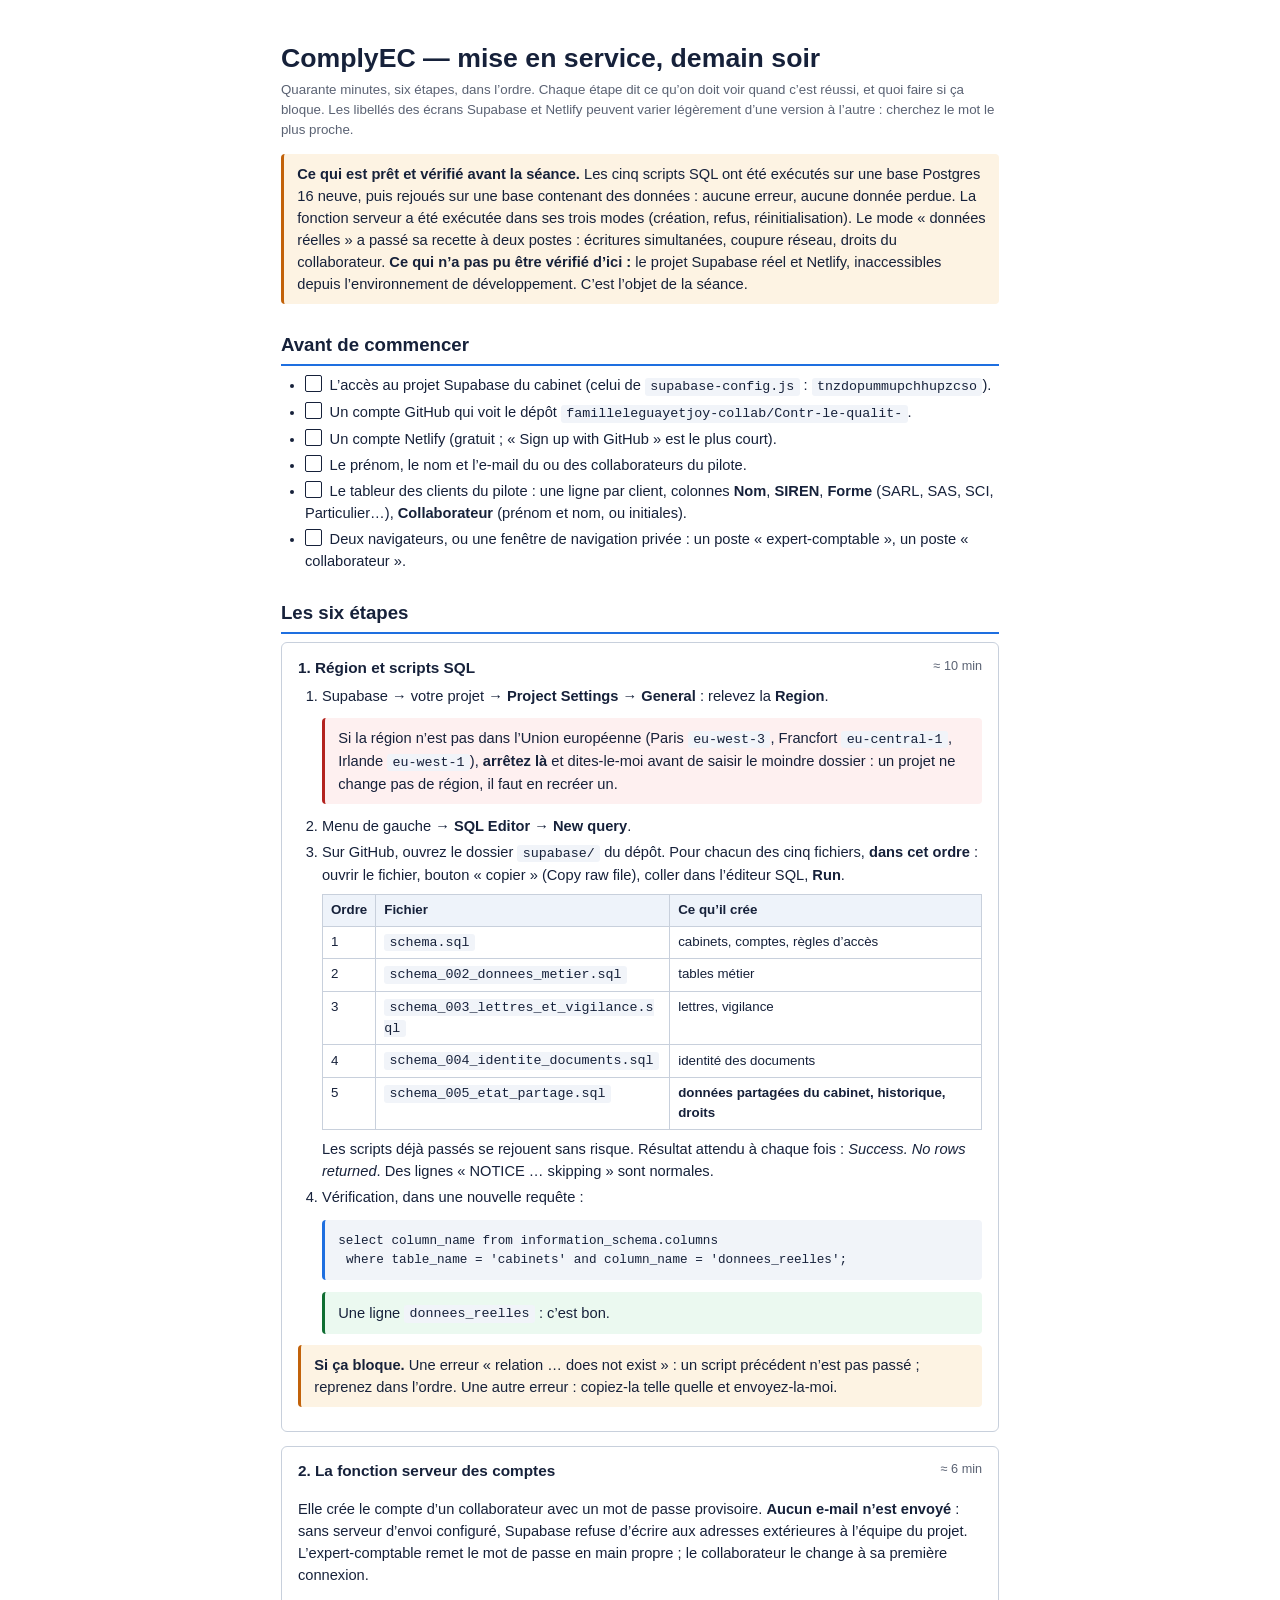
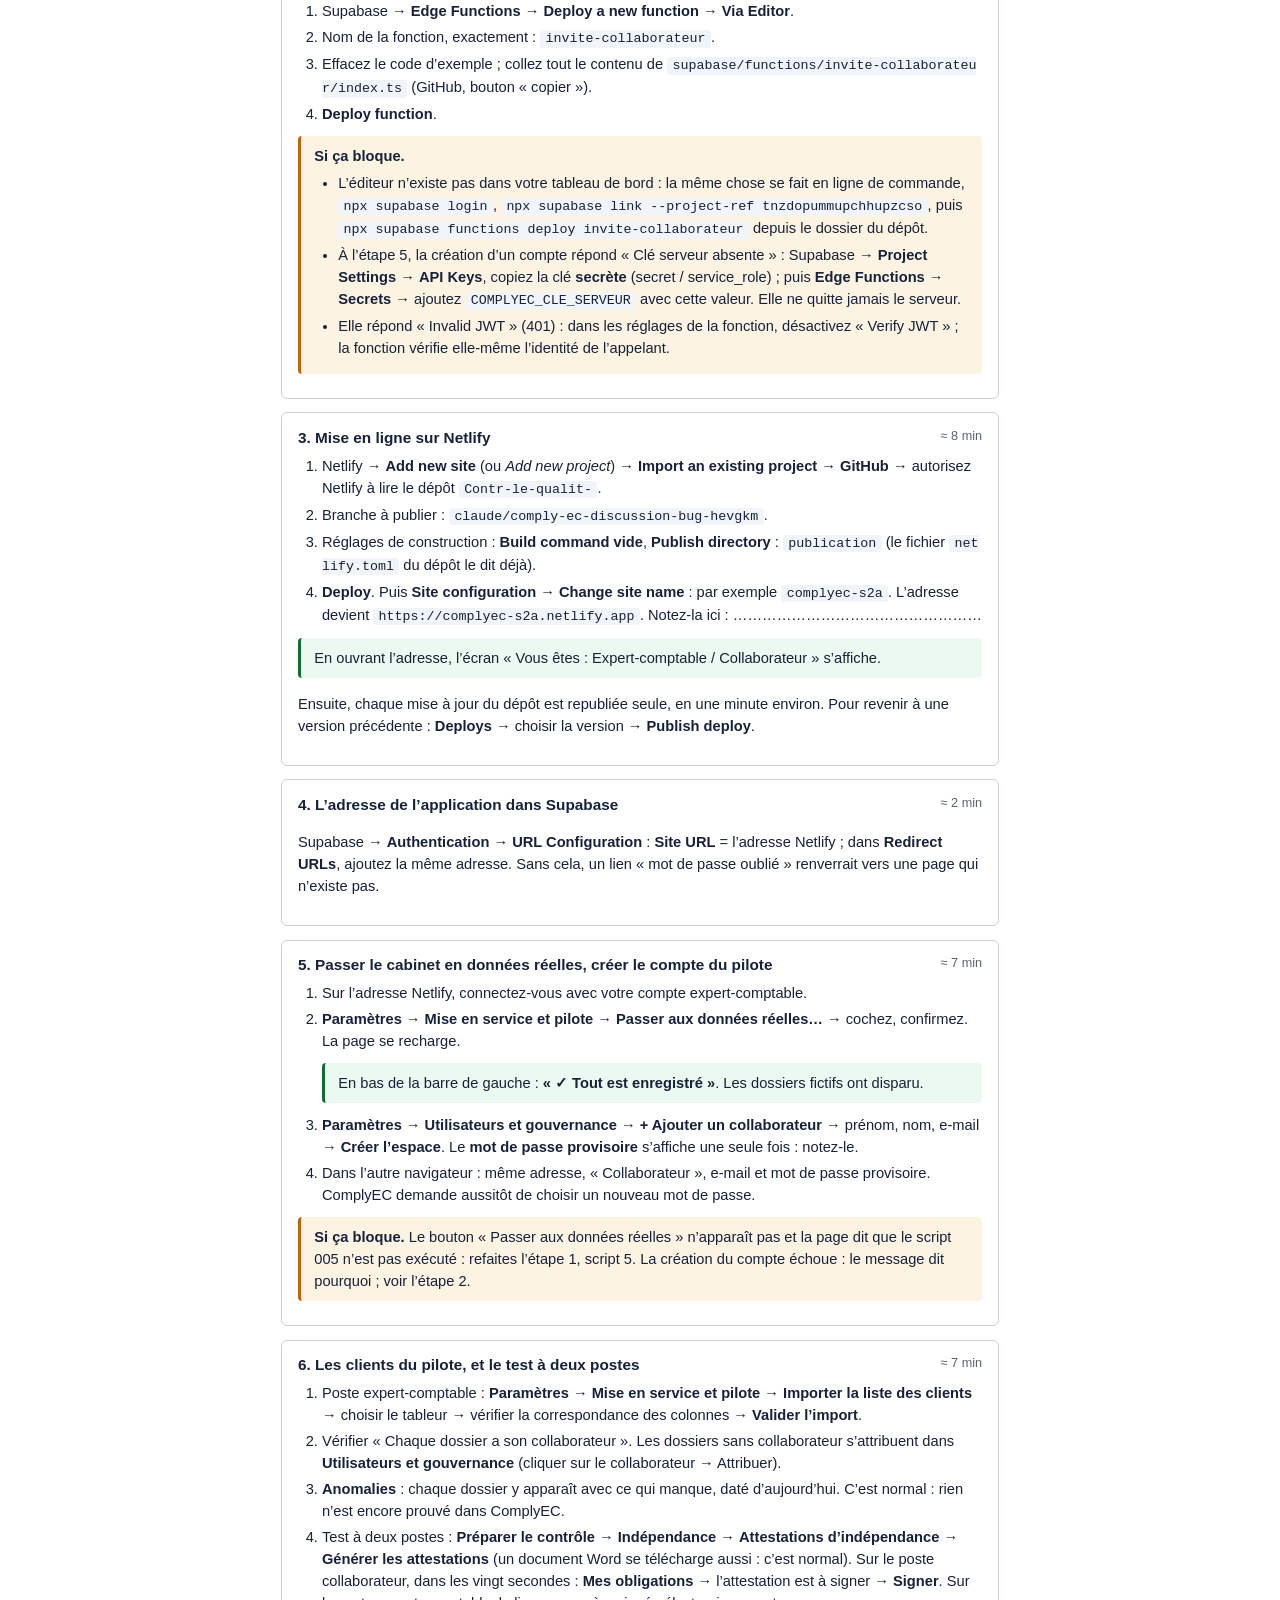
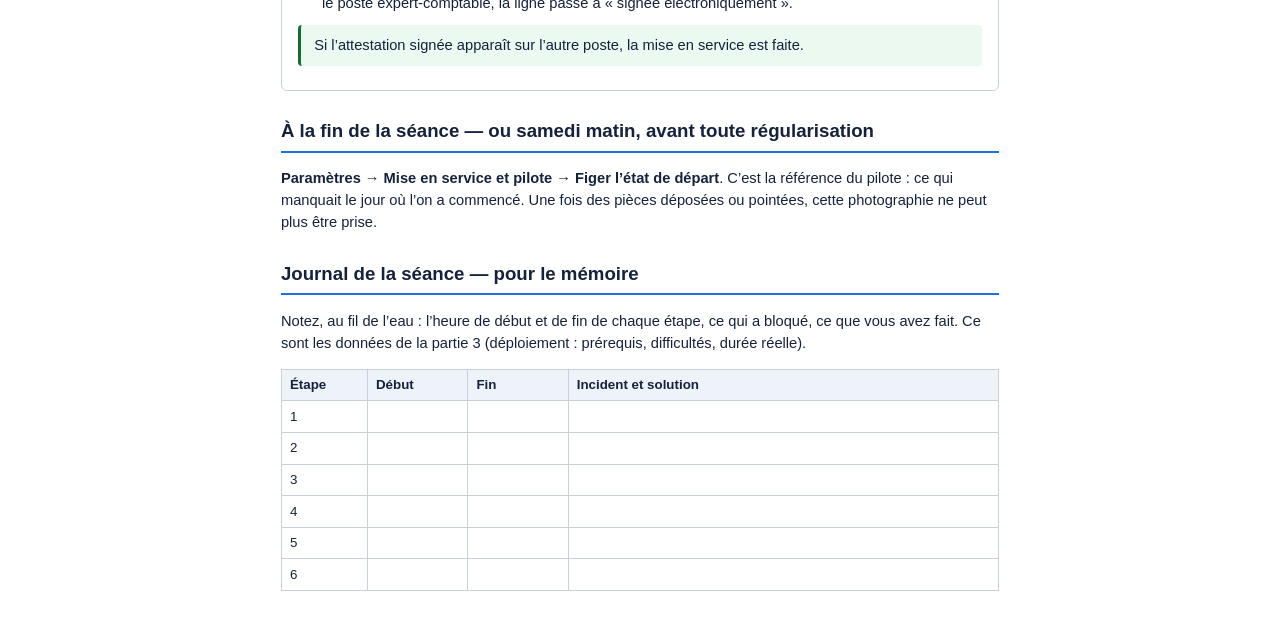
<file: docs/GUIDE_MISE_EN_SERVICE.html>
<!DOCTYPE html>
<html lang="fr">
<head>
<meta charset="utf-8">
<title>ComplyEC — mise en service (40 minutes)</title>
<style>
  @page { margin: 14mm; }
  body { font-family: Calibri, Arial, sans-serif; font-size: 11pt; line-height: 1.5; color: #16213A; max-width: 190mm; margin: 0 auto; padding: 10mm; }
  h1 { font-size: 20pt; margin: 0 0 2pt; }
  h1 + p { color: #5A6273; margin-top: 0; font-size: 10pt; }
  h2 { font-size: 14pt; margin: 20pt 0 6pt; padding-bottom: 4pt; border-bottom: 2px solid #1E6FE0; page-break-after: avoid; }
  h3 { font-size: 11.5pt; margin: 12pt 0 4pt; page-break-after: avoid; }
  code { background: #F1F4F9; padding: 1pt 4pt; border-radius: 3px; font-family: Consolas, monospace; font-size: 10pt; word-break: break-all; }
  pre { background: #F1F4F9; border-left: 3px solid #1E6FE0; padding: 8pt 10pt; border-radius: 4px; font-family: Consolas, monospace; font-size: 9.5pt; white-space: pre-wrap; page-break-inside: avoid; }
  .etape { border: 1px solid #C8D0DC; border-radius: 6px; padding: 10pt 12pt; margin-bottom: 10pt; page-break-inside: avoid; }
  .etape h3 { margin-top: 0; }
  .duree { float: right; font-size: 9.5pt; color: #5A6273; font-weight: normal; }
  .case { display: inline-block; width: 11pt; height: 11pt; border: 1.5px solid #16213A; border-radius: 2px; margin-right: 6pt; vertical-align: -1pt; }
  .attention { background: #FDF3E3; border-left: 3px solid #C2620A; padding: 7pt 10pt; border-radius: 4px; margin: 8pt 0; }
  .stop { background: #FEF0F0; border-left: 3px solid #B3231F; padding: 7pt 10pt; border-radius: 4px; margin: 8pt 0; }
  .ok { background: #EBF9F0; border-left: 3px solid #106E33; padding: 7pt 10pt; border-radius: 4px; margin: 8pt 0; }
  table { border-collapse: collapse; width: 100%; font-size: 10pt; margin: 6pt 0; }
  th, td { border: 1px solid #C8D0DC; padding: 4pt 6pt; text-align: left; vertical-align: top; }
  th { background: #EEF3FA; }
  ol, ul { margin: 4pt 0; padding-left: 18pt; }
  li { margin-bottom: 3pt; }
</style>
</head>
<body>

<h1>ComplyEC — mise en service, demain soir</h1>
<p>Quarante minutes, six étapes, dans l’ordre. Chaque étape dit ce qu’on doit voir quand c’est réussi, et quoi faire si ça bloque. Les libellés des écrans Supabase et Netlify peuvent varier légèrement d’une version à l’autre : cherchez le mot le plus proche.</p>

<div class="attention"><b>Ce qui est prêt et vérifié avant la séance.</b> Les cinq scripts SQL ont été exécutés sur une base Postgres 16 neuve, puis rejoués sur une base contenant des données : aucune erreur, aucune donnée perdue. La fonction serveur a été exécutée dans ses trois modes (création, refus, réinitialisation). Le mode « données réelles » a passé sa recette à deux postes : écritures simultanées, coupure réseau, droits du collaborateur. <b>Ce qui n’a pas pu être vérifié d’ici :</b> le projet Supabase réel et Netlify, inaccessibles depuis l’environnement de développement. C’est l’objet de la séance.</div>

<h2>Avant de commencer</h2>
<ul>
  <li><span class="case"></span>L’accès au projet Supabase du cabinet (celui de <code>supabase-config.js</code> : <code>tnzdopummupchhupzcso</code>).</li>
  <li><span class="case"></span>Un compte GitHub qui voit le dépôt <code>familleleguayetjoy-collab/Contr-le-qualit-</code>.</li>
  <li><span class="case"></span>Un compte Netlify (gratuit ; « Sign up with GitHub » est le plus court).</li>
  <li><span class="case"></span>Le prénom, le nom et l’e-mail du ou des collaborateurs du pilote.</li>
  <li><span class="case"></span>Le tableur des clients du pilote : une ligne par client, colonnes <b>Nom</b>, <b>SIREN</b>, <b>Forme</b> (SARL, SAS, SCI, Particulier…), <b>Collaborateur</b> (prénom et nom, ou initiales).</li>
  <li><span class="case"></span>Deux navigateurs, ou une fenêtre de navigation privée : un poste « expert-comptable », un poste « collaborateur ».</li>
</ul>

<h2>Les six étapes</h2>

<div class="etape">
<h3>1. Région et scripts SQL <span class="duree">≈ 10 min</span></h3>
<ol>
  <li>Supabase → votre projet → <b>Project Settings</b> → <b>General</b> : relevez la <b>Region</b>.
    <div class="stop">Si la région n’est pas dans l’Union européenne (Paris <code>eu-west-3</code>, Francfort <code>eu-central-1</code>, Irlande <code>eu-west-1</code>), <b>arrêtez là</b> et dites-le-moi avant de saisir le moindre dossier : un projet ne change pas de région, il faut en recréer un.</div></li>
  <li>Menu de gauche → <b>SQL Editor</b> → <b>New query</b>.</li>
  <li>Sur GitHub, ouvrez le dossier <code>supabase/</code> du dépôt. Pour chacun des cinq fichiers, <b>dans cet ordre</b> : ouvrir le fichier, bouton « copier » (Copy raw file), coller dans l’éditeur SQL, <b>Run</b>.
    <table>
      <tr><th>Ordre</th><th>Fichier</th><th>Ce qu’il crée</th></tr>
      <tr><td>1</td><td><code>schema.sql</code></td><td>cabinets, comptes, règles d’accès</td></tr>
      <tr><td>2</td><td><code>schema_002_donnees_metier.sql</code></td><td>tables métier</td></tr>
      <tr><td>3</td><td><code>schema_003_lettres_et_vigilance.sql</code></td><td>lettres, vigilance</td></tr>
      <tr><td>4</td><td><code>schema_004_identite_documents.sql</code></td><td>identité des documents</td></tr>
      <tr><td>5</td><td><code>schema_005_etat_partage.sql</code></td><td><b>données partagées du cabinet, historique, droits</b></td></tr>
    </table>
    Les scripts déjà passés se rejouent sans risque. Résultat attendu à chaque fois : <i>Success. No rows returned</i>. Des lignes « NOTICE … skipping » sont normales.</li>
  <li>Vérification, dans une nouvelle requête :
<pre>select column_name from information_schema.columns
 where table_name = 'cabinets' and column_name = 'donnees_reelles';</pre>
    <div class="ok">Une ligne <code>donnees_reelles</code> : c’est bon.</div></li>
</ol>
<div class="attention"><b>Si ça bloque.</b> Une erreur « relation … does not exist » : un script précédent n’est pas passé ; reprenez dans l’ordre. Une autre erreur : copiez-la telle quelle et envoyez-la-moi.</div>
</div>

<div class="etape">
<h3>2. La fonction serveur des comptes <span class="duree">≈ 6 min</span></h3>
<p>Elle crée le compte d’un collaborateur avec un mot de passe provisoire. <b>Aucun e-mail n’est envoyé</b> : sans serveur d’envoi configuré, Supabase refuse d’écrire aux adresses extérieures à l’équipe du projet. L’expert-comptable remet le mot de passe en main propre ; le collaborateur le change à sa première connexion.</p>
<ol>
  <li>Supabase → <b>Edge Functions</b> → <b>Deploy a new function</b> → <b>Via Editor</b>.</li>
  <li>Nom de la fonction, exactement : <code>invite-collaborateur</code>.</li>
  <li>Effacez le code d’exemple ; collez tout le contenu de <code>supabase/functions/invite-collaborateur/index.ts</code> (GitHub, bouton « copier »).</li>
  <li><b>Deploy function</b>.</li>
</ol>
<div class="attention"><b>Si ça bloque.</b>
<ul>
  <li>L’éditeur n’existe pas dans votre tableau de bord : la même chose se fait en ligne de commande, <code>npx supabase login</code>, <code>npx supabase link --project-ref tnzdopummupchhupzcso</code>, puis <code>npx supabase functions deploy invite-collaborateur</code> depuis le dossier du dépôt.</li>
  <li>À l’étape 5, la création d’un compte répond « Clé serveur absente » : Supabase → <b>Project Settings</b> → <b>API Keys</b>, copiez la clé <b>secrète</b> (secret / service_role) ; puis <b>Edge Functions</b> → <b>Secrets</b> → ajoutez <code>COMPLYEC_CLE_SERVEUR</code> avec cette valeur. Elle ne quitte jamais le serveur.</li>
  <li>Elle répond « Invalid JWT » (401) : dans les réglages de la fonction, désactivez « Verify JWT » ; la fonction vérifie elle-même l’identité de l’appelant.</li>
</ul></div>
</div>

<div class="etape">
<h3>3. Mise en ligne sur Netlify <span class="duree">≈ 8 min</span></h3>
<ol>
  <li>Netlify → <b>Add new site</b> (ou <i>Add new project</i>) → <b>Import an existing project</b> → <b>GitHub</b> → autorisez Netlify à lire le dépôt <code>Contr-le-qualit-</code>.</li>
  <li>Branche à publier : <code>claude/comply-ec-discussion-bug-hevgkm</code>.</li>
  <li>Réglages de construction : <b>Build command vide</b>, <b>Publish directory</b> : <code>publication</code> (le fichier <code>netlify.toml</code> du dépôt le dit déjà).</li>
  <li><b>Deploy</b>. Puis <b>Site configuration</b> → <b>Change site name</b> : par exemple <code>complyec-s2a</code>. L’adresse devient <code>https://complyec-s2a.netlify.app</code>. Notez-la ici : ……………………………………………</li>
</ol>
<div class="ok">En ouvrant l’adresse, l’écran « Vous êtes : Expert-comptable / Collaborateur » s’affiche.</div>
<p>Ensuite, chaque mise à jour du dépôt est republiée seule, en une minute environ. Pour revenir à une version précédente : <b>Deploys</b> → choisir la version → <b>Publish deploy</b>.</p>
</div>

<div class="etape">
<h3>4. L’adresse de l’application dans Supabase <span class="duree">≈ 2 min</span></h3>
<p>Supabase → <b>Authentication</b> → <b>URL Configuration</b> : <b>Site URL</b> = l’adresse Netlify ; dans <b>Redirect URLs</b>, ajoutez la même adresse. Sans cela, un lien « mot de passe oublié » renverrait vers une page qui n’existe pas.</p>
</div>

<div class="etape">
<h3>5. Passer le cabinet en données réelles, créer le compte du pilote <span class="duree">≈ 7 min</span></h3>
<ol>
  <li>Sur l’adresse Netlify, connectez-vous avec votre compte expert-comptable.</li>
  <li><b>Paramètres</b> → <b>Mise en service et pilote</b> → <b>Passer aux données réelles…</b> → cochez, confirmez. La page se recharge.
    <div class="ok">En bas de la barre de gauche : <b>« ✓ Tout est enregistré »</b>. Les dossiers fictifs ont disparu.</div></li>
  <li><b>Paramètres</b> → <b>Utilisateurs et gouvernance</b> → <b>+ Ajouter un collaborateur</b> → prénom, nom, e-mail → <b>Créer l’espace</b>. Le <b>mot de passe provisoire</b> s’affiche une seule fois : notez-le.</li>
  <li>Dans l’autre navigateur : même adresse, « Collaborateur », e-mail et mot de passe provisoire. ComplyEC demande aussitôt de choisir un nouveau mot de passe.</li>
</ol>
<div class="attention"><b>Si ça bloque.</b> Le bouton « Passer aux données réelles » n’apparaît pas et la page dit que le script 005 n’est pas exécuté : refaites l’étape 1, script 5. La création du compte échoue : le message dit pourquoi ; voir l’étape 2.</div>
</div>

<div class="etape">
<h3>6. Les clients du pilote, et le test à deux postes <span class="duree">≈ 7 min</span></h3>
<ol>
  <li>Poste expert-comptable : <b>Paramètres</b> → <b>Mise en service et pilote</b> → <b>Importer la liste des clients</b> → choisir le tableur → vérifier la correspondance des colonnes → <b>Valider l’import</b>.</li>
  <li>Vérifier « Chaque dossier a son collaborateur ». Les dossiers sans collaborateur s’attribuent dans <b>Utilisateurs et gouvernance</b> (cliquer sur le collaborateur → Attribuer).</li>
  <li><b>Anomalies</b> : chaque dossier y apparaît avec ce qui manque, daté d’aujourd’hui. C’est normal : rien n’est encore prouvé dans ComplyEC.</li>
  <li>Test à deux postes : <b>Préparer le contrôle</b> → <b>Indépendance</b> → <b>Attestations d’indépendance</b> → <b>Générer les attestations</b> (un document Word se télécharge aussi : c’est normal). Sur le poste collaborateur, dans les vingt secondes : <b>Mes obligations</b> → l’attestation est à signer → <b>Signer</b>. Sur le poste expert-comptable, la ligne passe à « signée électroniquement ».</li>
</ol>
<div class="ok">Si l’attestation signée apparaît sur l’autre poste, la mise en service est faite.</div>
</div>

<h2>À la fin de la séance — ou samedi matin, avant toute régularisation</h2>
<p><b>Paramètres</b> → <b>Mise en service et pilote</b> → <b>Figer l’état de départ</b>. C’est la référence du pilote : ce qui manquait le jour où l’on a commencé. Une fois des pièces déposées ou pointées, cette photographie ne peut plus être prise.</p>

<h2>Journal de la séance — pour le mémoire</h2>
<p>Notez, au fil de l’eau : l’heure de début et de fin de chaque étape, ce qui a bloqué, ce que vous avez fait. Ce sont les données de la partie 3 (déploiement : prérequis, difficultés, durée réelle).</p>
<table>
  <tr><th style="width:12%">Étape</th><th style="width:14%">Début</th><th style="width:14%">Fin</th><th>Incident et solution</th></tr>
  <tr><td>1</td><td></td><td></td><td>&nbsp;</td></tr>
  <tr><td>2</td><td></td><td></td><td>&nbsp;</td></tr>
  <tr><td>3</td><td></td><td></td><td>&nbsp;</td></tr>
  <tr><td>4</td><td></td><td></td><td>&nbsp;</td></tr>
  <tr><td>5</td><td></td><td></td><td>&nbsp;</td></tr>
  <tr><td>6</td><td></td><td></td><td>&nbsp;</td></tr>
</table>

</body>
</html>
</file>
